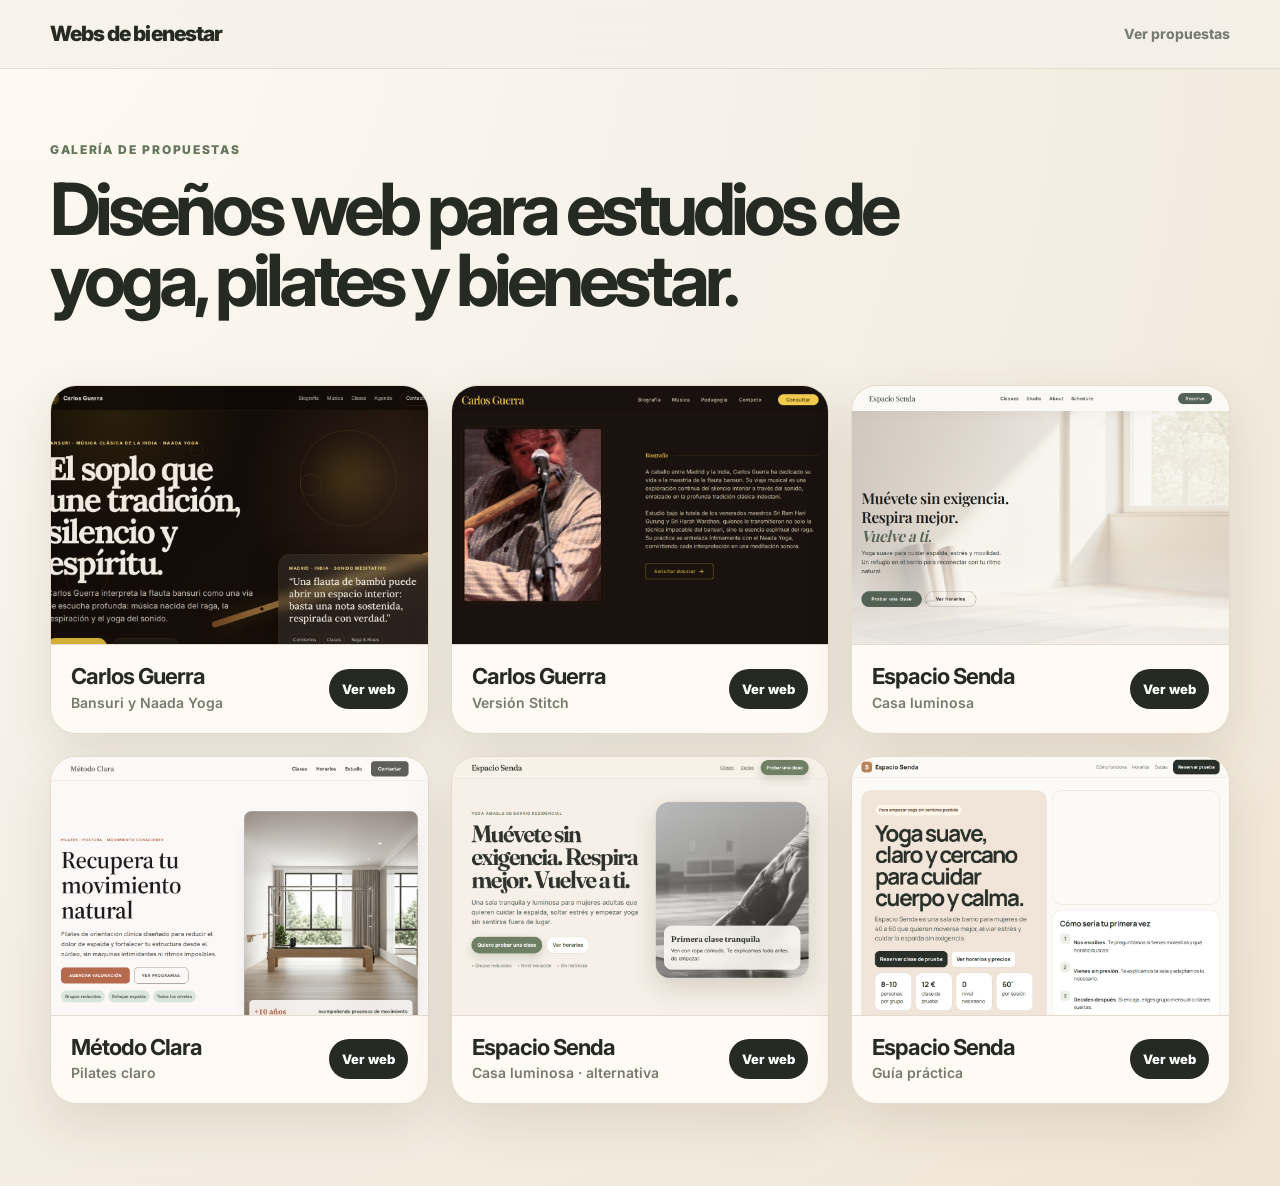
<file: index.html>
<!doctype html>
<html lang="es">
<head>
  <meta charset="utf-8">
  <meta name="viewport" content="width=device-width, initial-scale=1">
  <title>Webs de bienestar · Galería</title>
  <meta name="description" content="Galería de propuestas web para yoga, pilates y bienestar.">
  <link rel="preconnect" href="https://fonts.googleapis.com">
  <link rel="preconnect" href="https://fonts.gstatic.com" crossorigin>
  <link href="https://fonts.googleapis.com/css2?family=Inter:wght@400;500;600;700;800&display=swap" rel="stylesheet">
  <link rel="stylesheet" href="./styles.css">
</head>
<body>
  <header class="site-header">
    <div class="wrap nav">
      <a class="brand" href="./">Webs de bienestar</a>
      <nav aria-label="Principal">
        <a href="#demos">Ver propuestas</a>
      </nav>
    </div>
  </header>

  <main>
    <section class="hero wrap">
      <p class="eyebrow">Galería de propuestas</p>
      <h1>Diseños web para estudios de yoga, pilates y bienestar.</h1>
    </section>

    <section id="demos" class="wrap section">
      <div class="grid">
        <article class="card">
          <a class="thumb" href="./demos/carlos-guerra-bansuri/" aria-label="Abrir Carlos Guerra Bansuri y Naada Yoga">
            <img src="./assets/carlos-guerra-bansuri.png" alt="Carlos Guerra — Bansuri y Naada Yoga">
          </a>
          <div class="card-body">
            <h2>Carlos Guerra</h2>
            <p>Bansuri y Naada Yoga</p>
            <a class="open-link" href="./demos/carlos-guerra-bansuri/">Ver web</a>
          </div>
        </article>

        <article class="card">
          <a class="thumb" href="./demos/carlos-guerra-stitch/" aria-label="Abrir Carlos Guerra versión Stitch">
            <img src="./assets/carlos-guerra-stitch.png" alt="Carlos Guerra — versión Stitch">
          </a>
          <div class="card-body">
            <h2>Carlos Guerra</h2>
            <p>Versión Stitch</p>
            <a class="open-link" href="./demos/carlos-guerra-stitch/">Ver web</a>
          </div>
        </article>

        <article class="card">
          <a class="thumb" href="./demos/espacio-senda-stitch/" aria-label="Abrir Espacio Senda Casa luminosa">
            <img src="./assets/espacio-senda-stitch.png" alt="Espacio Senda — Casa luminosa">
          </a>
          <div class="card-body">
            <h2>Espacio Senda</h2>
            <p>Casa luminosa</p>
            <a class="open-link" href="./demos/espacio-senda-stitch/">Ver web</a>
          </div>
        </article>

        <article class="card">
          <a class="thumb" href="./demos/metodo-clara/" aria-label="Abrir Método Clara Pilates claro">
            <img src="./assets/metodo-clara.png" alt="Método Clara — Pilates claro">
          </a>
          <div class="card-body">
            <h2>Método Clara</h2>
            <p>Pilates claro</p>
            <a class="open-link" href="./demos/metodo-clara/">Ver web</a>
          </div>
        </article>

        <article class="card">
          <a class="thumb" href="./demos/espacio-senda-casa-luminosa-html/" aria-label="Abrir Espacio Senda Casa luminosa HTML">
            <img src="./assets/espacio-senda-casa-luminosa.png" alt="Espacio Senda — Casa luminosa HTML">
          </a>
          <div class="card-body">
            <h2>Espacio Senda</h2>
            <p>Casa luminosa · alternativa</p>
            <a class="open-link" href="./demos/espacio-senda-casa-luminosa-html/">Ver web</a>
          </div>
        </article>

        <article class="card">
          <a class="thumb" href="./demos/espacio-senda-guia-practica-html/" aria-label="Abrir Espacio Senda Guía práctica">
            <img src="./assets/espacio-senda-guia-practica.png" alt="Espacio Senda — Guía práctica">
          </a>
          <div class="card-body">
            <h2>Espacio Senda</h2>
            <p>Guía práctica</p>
            <a class="open-link" href="./demos/espacio-senda-guia-practica-html/">Ver web</a>
          </div>
        </article>
      </div>
    </section>
  </main>
</body>
</html>
</file>
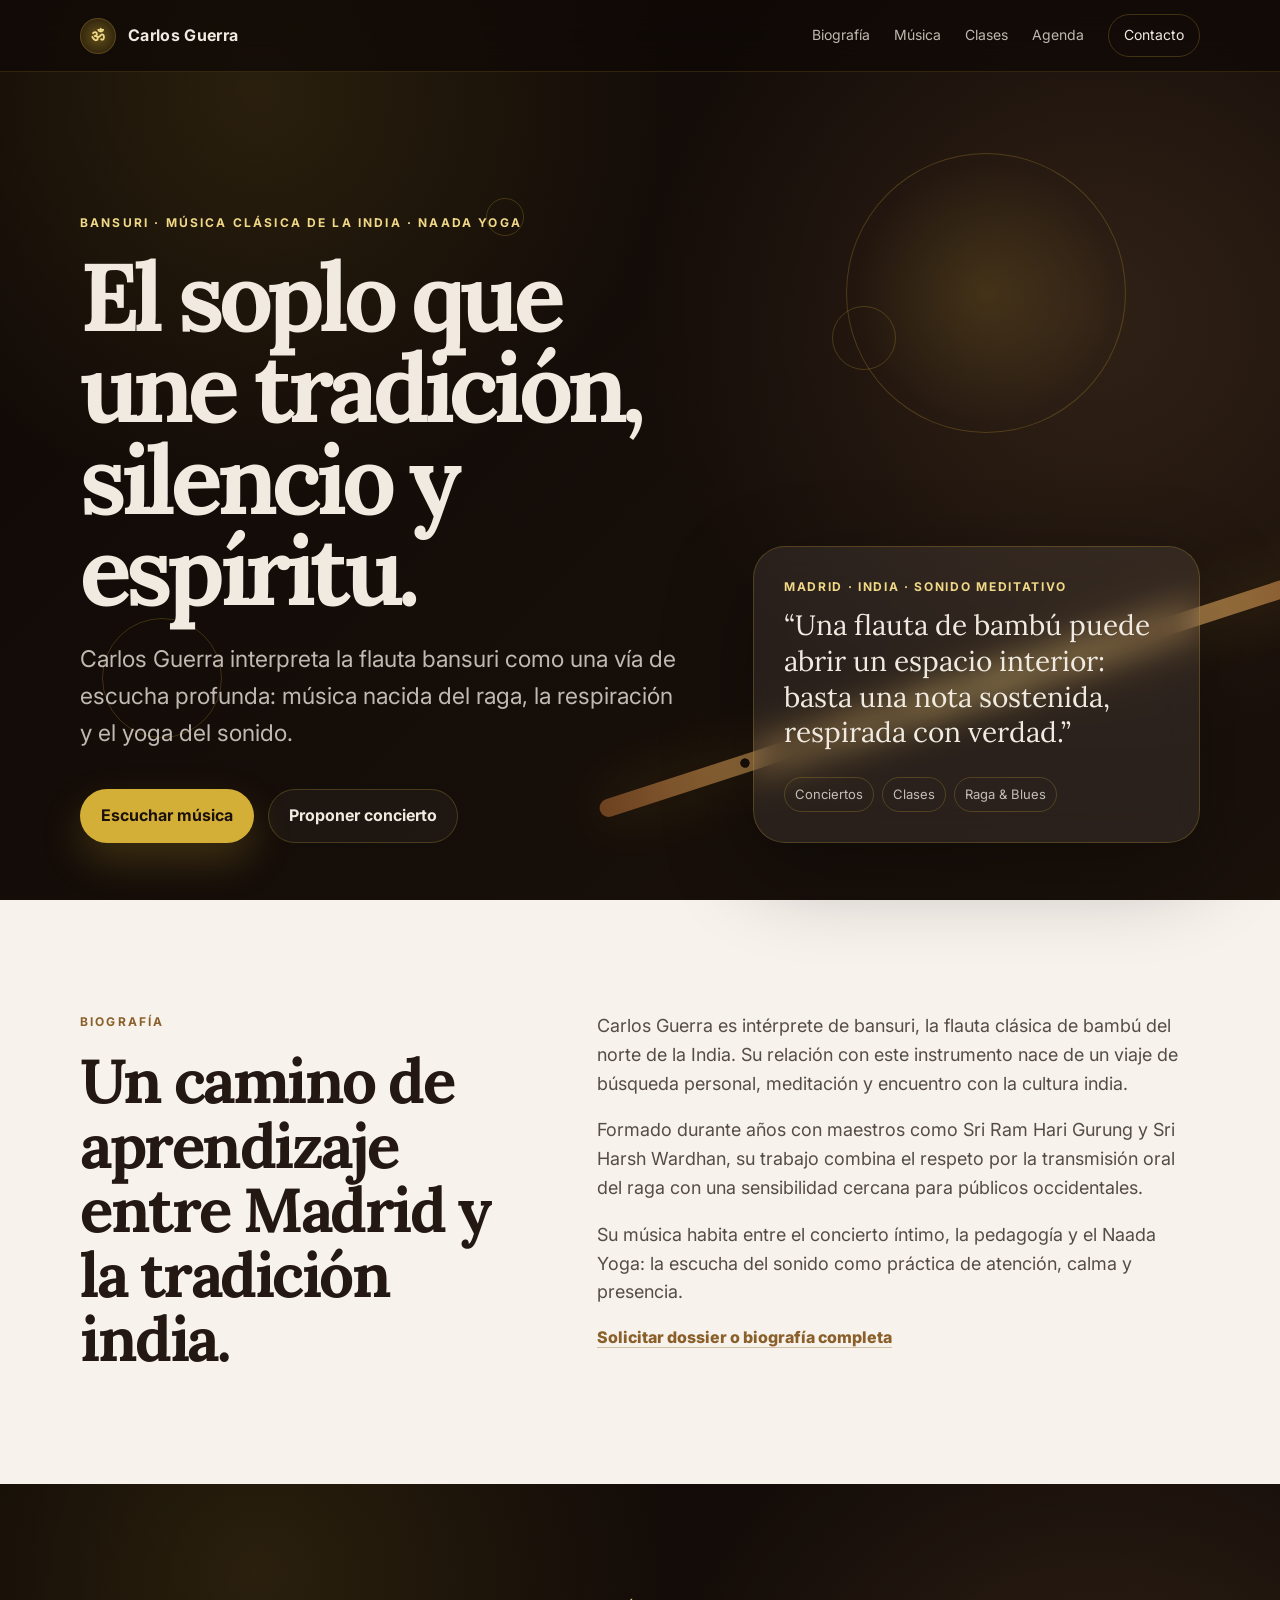
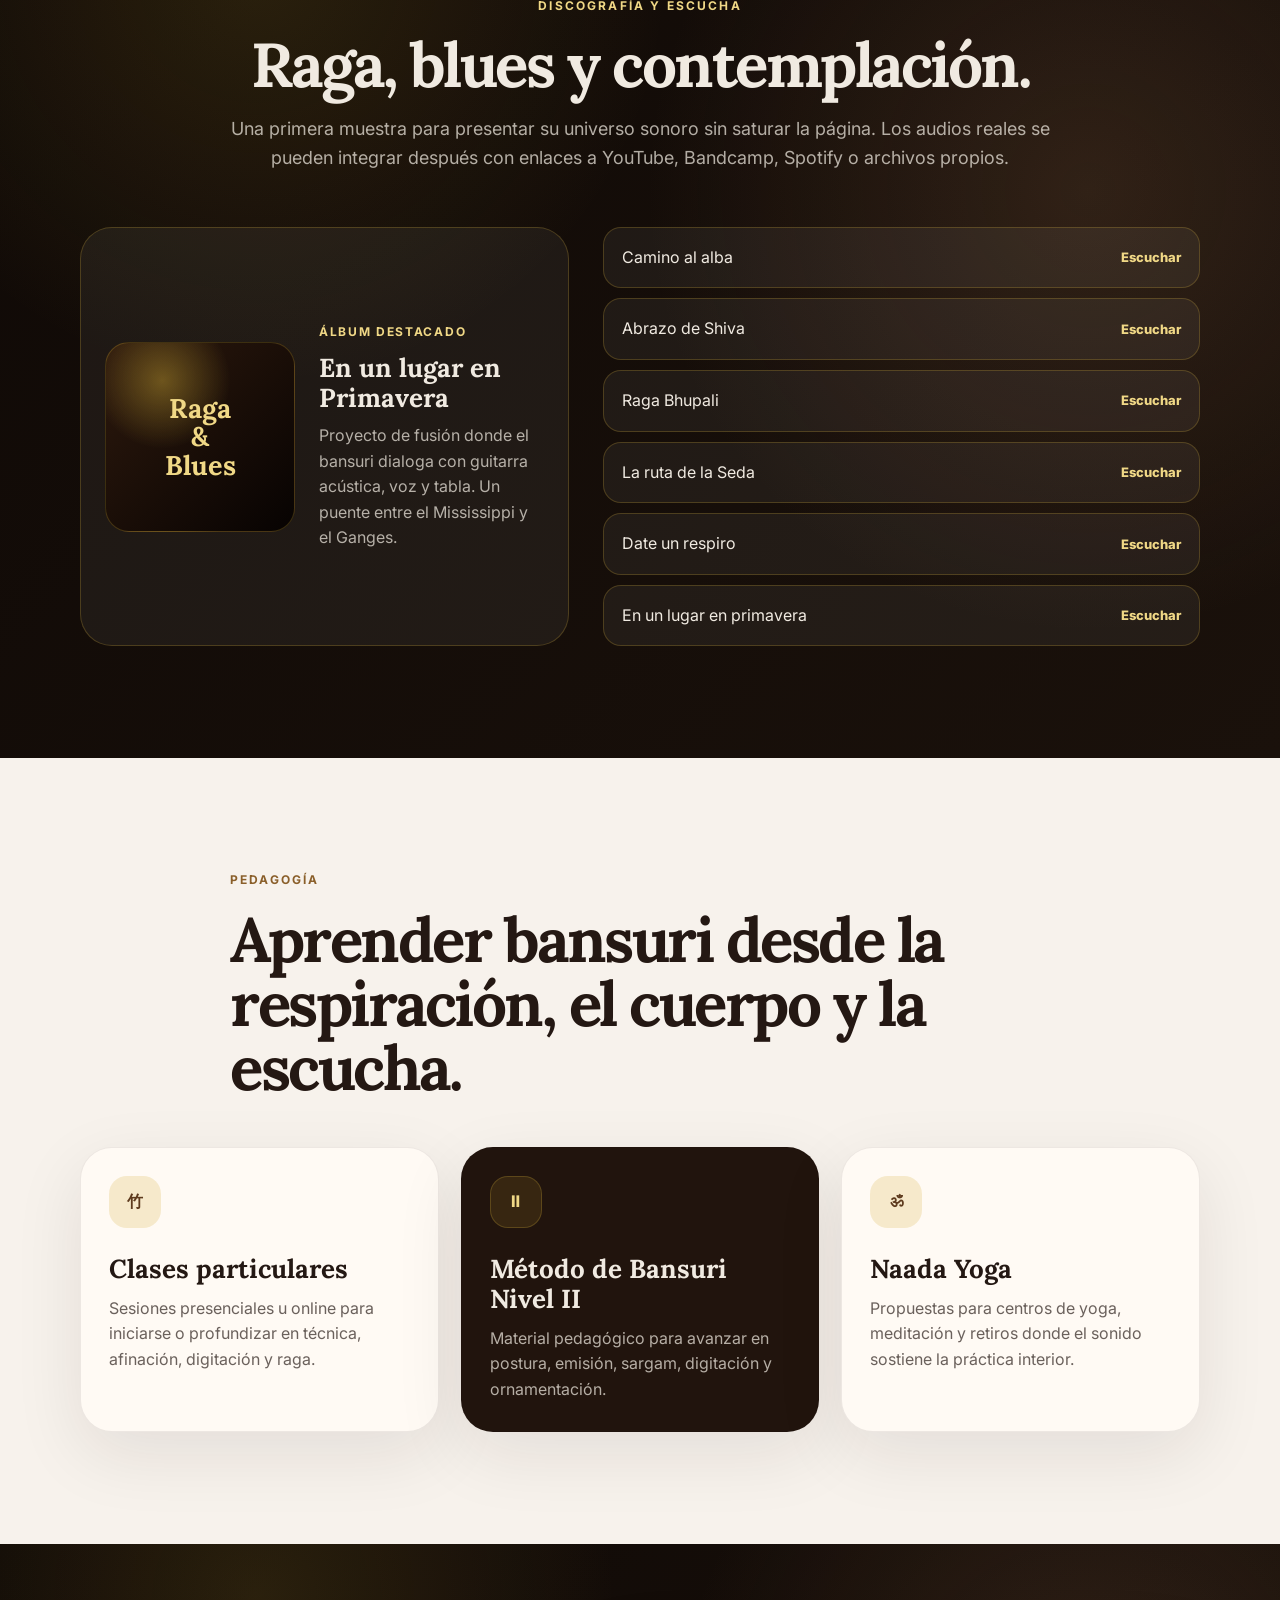
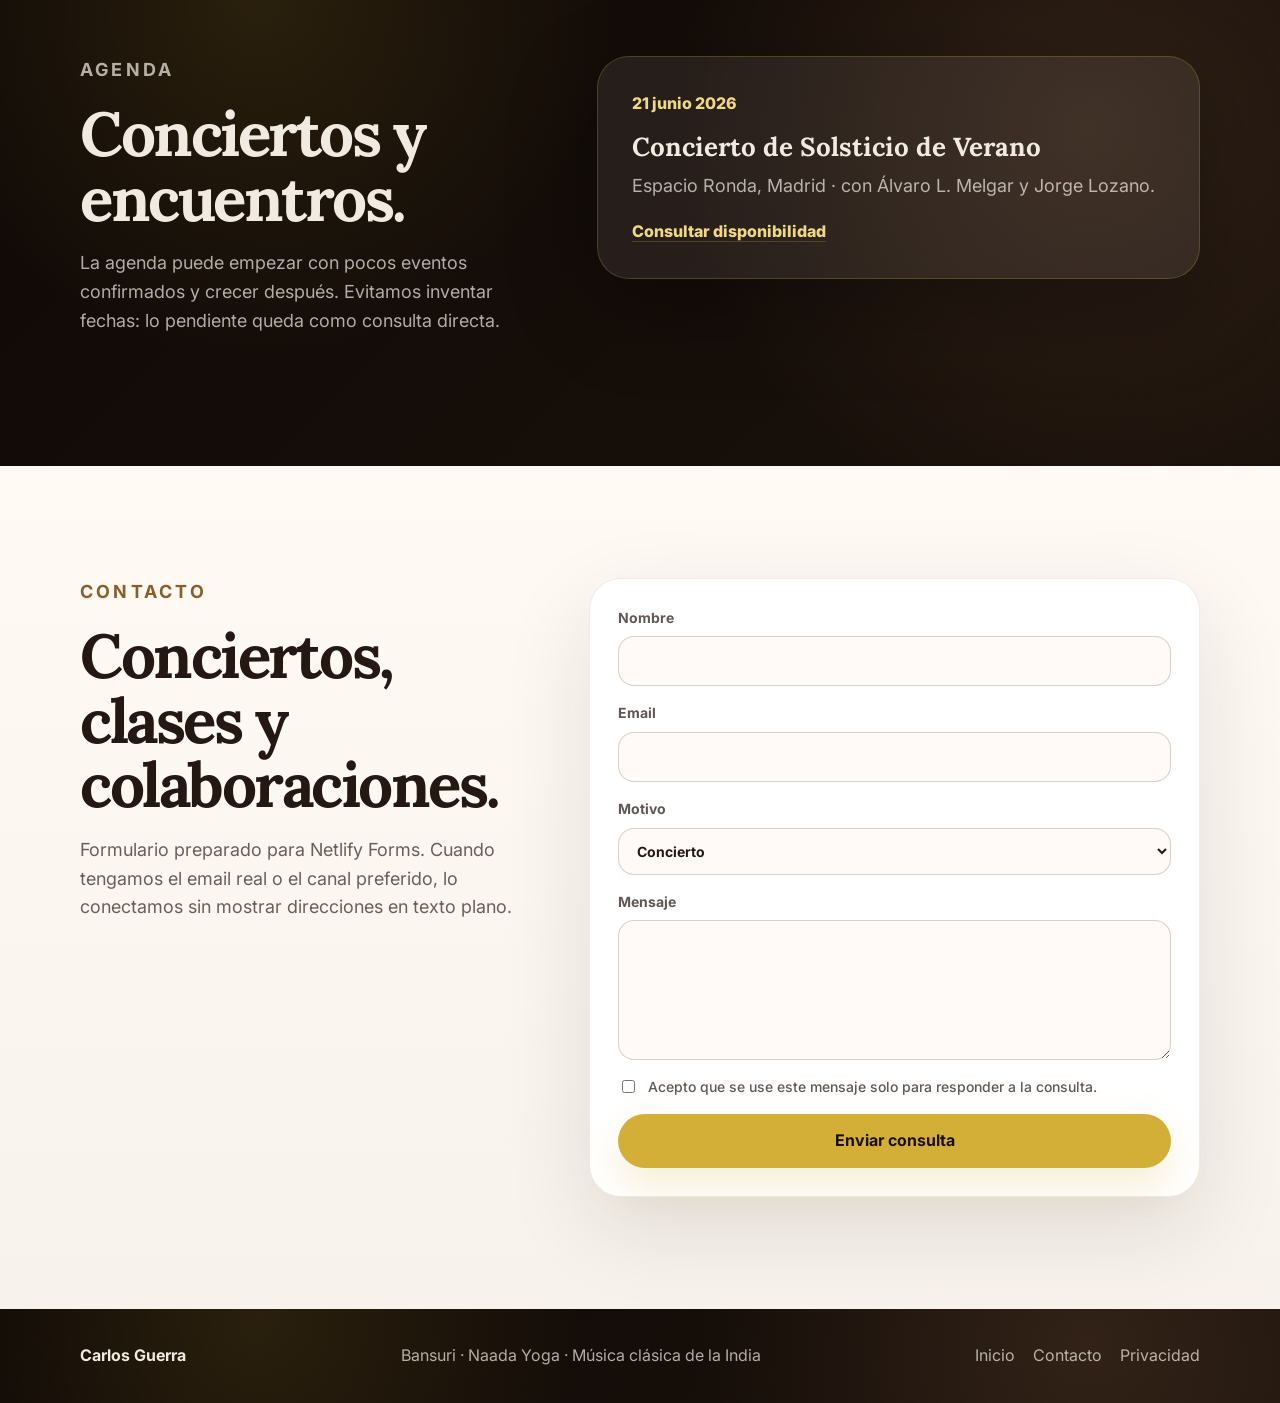
<file: demos/carlos-guerra-bansuri/index.html>
<!doctype html>
<html lang="es">
<head>
  <meta charset="utf-8">
  <meta name="viewport" content="width=device-width, initial-scale=1">
  <title>Carlos Guerra · Bansuri y Naada Yoga</title>
  <meta name="description" content="Carlos Guerra, intérprete de bansuri en España. Música clásica de la India, Naada Yoga, conciertos, clases y proyectos de Raga & Blues.">
  <meta property="og:title" content="Carlos Guerra · Bansuri y Naada Yoga">
  <meta property="og:description" content="El soplo del bansuri: tradición india, escucha profunda y música para la calma.">
  <meta property="og:type" content="website">
  <link rel="preconnect" href="https://fonts.googleapis.com">
  <link rel="preconnect" href="https://fonts.gstatic.com" crossorigin>
  <link href="https://fonts.googleapis.com/css2?family=Inter:wght@400;500;600;700&family=Lora:wght@500;600;700&display=swap" rel="stylesheet">
  <link rel="stylesheet" href="styles.css">
</head>
<body>
  <header class="site-header">
    <a class="brand" href="#inicio" aria-label="Carlos Guerra, inicio">
      <span class="brand-mark">ॐ</span>
      <span>Carlos Guerra</span>
    </a>
    <nav class="nav" aria-label="Navegación principal">
      <a href="#biografia">Biografía</a>
      <a href="#musica">Música</a>
      <a href="#clases">Clases</a>
      <a href="#agenda">Agenda</a>
      <a class="nav-cta" href="#contacto">Contacto</a>
    </nav>
  </header>

  <main id="inicio">
    <section class="hero section-dark">
      <div class="hero-art" aria-hidden="true">
        <span class="sun"></span>
        <span class="bansuri-line"></span>
        <span class="note note-a"></span>
        <span class="note note-b"></span>
        <span class="note note-c"></span>
      </div>
      <div class="container hero-grid">
        <div class="hero-copy">
          <p class="eyebrow">Bansuri · Música clásica de la India · Naada Yoga</p>
          <h1>El soplo que une tradición, silencio y espíritu.</h1>
          <p class="lead">Carlos Guerra interpreta la flauta bansuri como una vía de escucha profunda: música nacida del raga, la respiración y el yoga del sonido.</p>
          <div class="hero-actions">
            <a class="button primary" href="#musica">Escuchar música</a>
            <a class="button ghost" href="#contacto">Proponer concierto</a>
          </div>
        </div>
        <aside class="hero-card" aria-label="Resumen artístico">
          <p class="card-label">Madrid · India · sonido meditativo</p>
          <blockquote>“Una flauta de bambú puede abrir un espacio interior: basta una nota sostenida, respirada con verdad.”</blockquote>
          <div class="mini-meta">
            <span>Conciertos</span>
            <span>Clases</span>
            <span>Raga & Blues</span>
          </div>
        </aside>
      </div>
    </section>

    <section id="biografia" class="section paper">
      <div class="container two-col">
        <div>
          <p class="eyebrow dark">Biografía</p>
          <h2>Un camino de aprendizaje entre Madrid y la tradición india.</h2>
        </div>
        <div class="rich-text">
          <p>Carlos Guerra es intérprete de bansuri, la flauta clásica de bambú del norte de la India. Su relación con este instrumento nace de un viaje de búsqueda personal, meditación y encuentro con la cultura india.</p>
          <p>Formado durante años con maestros como Sri Ram Hari Gurung y Sri Harsh Wardhan, su trabajo combina el respeto por la transmisión oral del raga con una sensibilidad cercana para públicos occidentales.</p>
          <p>Su música habita entre el concierto íntimo, la pedagogía y el Naada Yoga: la escucha del sonido como práctica de atención, calma y presencia.</p>
          <a class="text-link" href="#contacto">Solicitar dossier o biografía completa</a>
        </div>
      </div>
    </section>

    <section id="musica" class="section section-dark music-section">
      <div class="container section-heading">
        <p class="eyebrow">Discografía y escucha</p>
        <h2>Raga, blues y contemplación.</h2>
        <p>Una primera muestra para presentar su universo sonoro sin saturar la página. Los audios reales se pueden integrar después con enlaces a YouTube, Bandcamp, Spotify o archivos propios.</p>
      </div>
      <div class="container music-grid">
        <article class="album-card">
          <div class="album-cover" aria-hidden="true">
            <span>Raga<br>&amp;<br>Blues</span>
          </div>
          <div>
            <p class="card-label">Álbum destacado</p>
            <h3>En un lugar en Primavera</h3>
            <p>Proyecto de fusión donde el bansuri dialoga con guitarra acústica, voz y tabla. Un puente entre el Mississippi y el Ganges.</p>
          </div>
        </article>
        <div class="track-list" aria-label="Pistas del álbum">
          <button>Camino al alba <span>Escuchar</span></button>
          <button>Abrazo de Shiva <span>Escuchar</span></button>
          <button>Raga Bhupali <span>Escuchar</span></button>
          <button>La ruta de la Seda <span>Escuchar</span></button>
          <button>Date un respiro <span>Escuchar</span></button>
          <button>En un lugar en primavera <span>Escuchar</span></button>
        </div>
      </div>
    </section>

    <section id="clases" class="section paper classes-section">
      <div class="container section-heading left">
        <p class="eyebrow dark">Pedagogía</p>
        <h2>Aprender bansuri desde la respiración, el cuerpo y la escucha.</h2>
      </div>
      <div class="container cards-three">
        <article class="service-card">
          <span class="icon">竹</span>
          <h3>Clases particulares</h3>
          <p>Sesiones presenciales u online para iniciarse o profundizar en técnica, afinación, digitación y raga.</p>
        </article>
        <article class="service-card featured">
          <span class="icon">Ⅱ</span>
          <h3>Método de Bansuri Nivel II</h3>
          <p>Material pedagógico para avanzar en postura, emisión, sargam, digitación y ornamentación.</p>
        </article>
        <article class="service-card">
          <span class="icon">ॐ</span>
          <h3>Naada Yoga</h3>
          <p>Propuestas para centros de yoga, meditación y retiros donde el sonido sostiene la práctica interior.</p>
        </article>
      </div>
    </section>

    <section id="agenda" class="section section-dark agenda-section">
      <div class="container two-col agenda-grid">
        <div>
          <p class="eyebrow">Agenda</p>
          <h2>Conciertos y encuentros.</h2>
          <p>La agenda puede empezar con pocos eventos confirmados y crecer después. Evitamos inventar fechas: lo pendiente queda como consulta directa.</p>
        </div>
        <div class="event-card">
          <time datetime="2026-06-21">21 junio 2026</time>
          <h3>Concierto de Solsticio de Verano</h3>
          <p>Espacio Ronda, Madrid · con Álvaro L. Melgar y Jorge Lozano.</p>
          <a class="text-link light" href="#contacto">Consultar disponibilidad</a>
        </div>
      </div>
    </section>

    <section id="contacto" class="section contact-section">
      <div class="container contact-grid">
        <div>
          <p class="eyebrow dark">Contacto</p>
          <h2>Conciertos, clases y colaboraciones.</h2>
          <p>Formulario preparado para Netlify Forms. Cuando tengamos el email real o el canal preferido, lo conectamos sin mostrar direcciones en texto plano.</p>
        </div>
        <form class="contact-form" name="contacto-carlos-guerra" method="POST" action="./gracias.html" data-netlify="true" netlify-honeypot="bot-field">
          <input type="hidden" name="form-name" value="contacto-carlos-guerra">
          <p class="hidden"><label>No rellenar: <input name="bot-field"></label></p>
          <label>Nombre<input name="nombre" autocomplete="name" required></label>
          <label>Email<input type="email" name="email" autocomplete="email" required></label>
          <label>Motivo<select name="motivo"><option>Concierto</option><option>Clases</option><option>Colaboración</option><option>Prensa / dossier</option></select></label>
          <label>Mensaje<textarea name="mensaje" rows="5" required></textarea></label>
          <label class="check"><input type="checkbox" name="privacidad" required> Acepto que se use este mensaje solo para responder a la consulta.</label>
          <button class="button primary" type="submit">Enviar consulta</button>
        </form>
      </div>
    </section>
  </main>

  <footer class="footer section-dark">
    <div class="container footer-inner">
      <strong>Carlos Guerra</strong>
      <span>Bansuri · Naada Yoga · Música clásica de la India</span>
      <nav>
        <a href="#inicio">Inicio</a>
        <a href="#contacto">Contacto</a>
        <a href="#">Privacidad</a>
      </nav>
    </div>
  </footer>
</body>
</html>
</file>
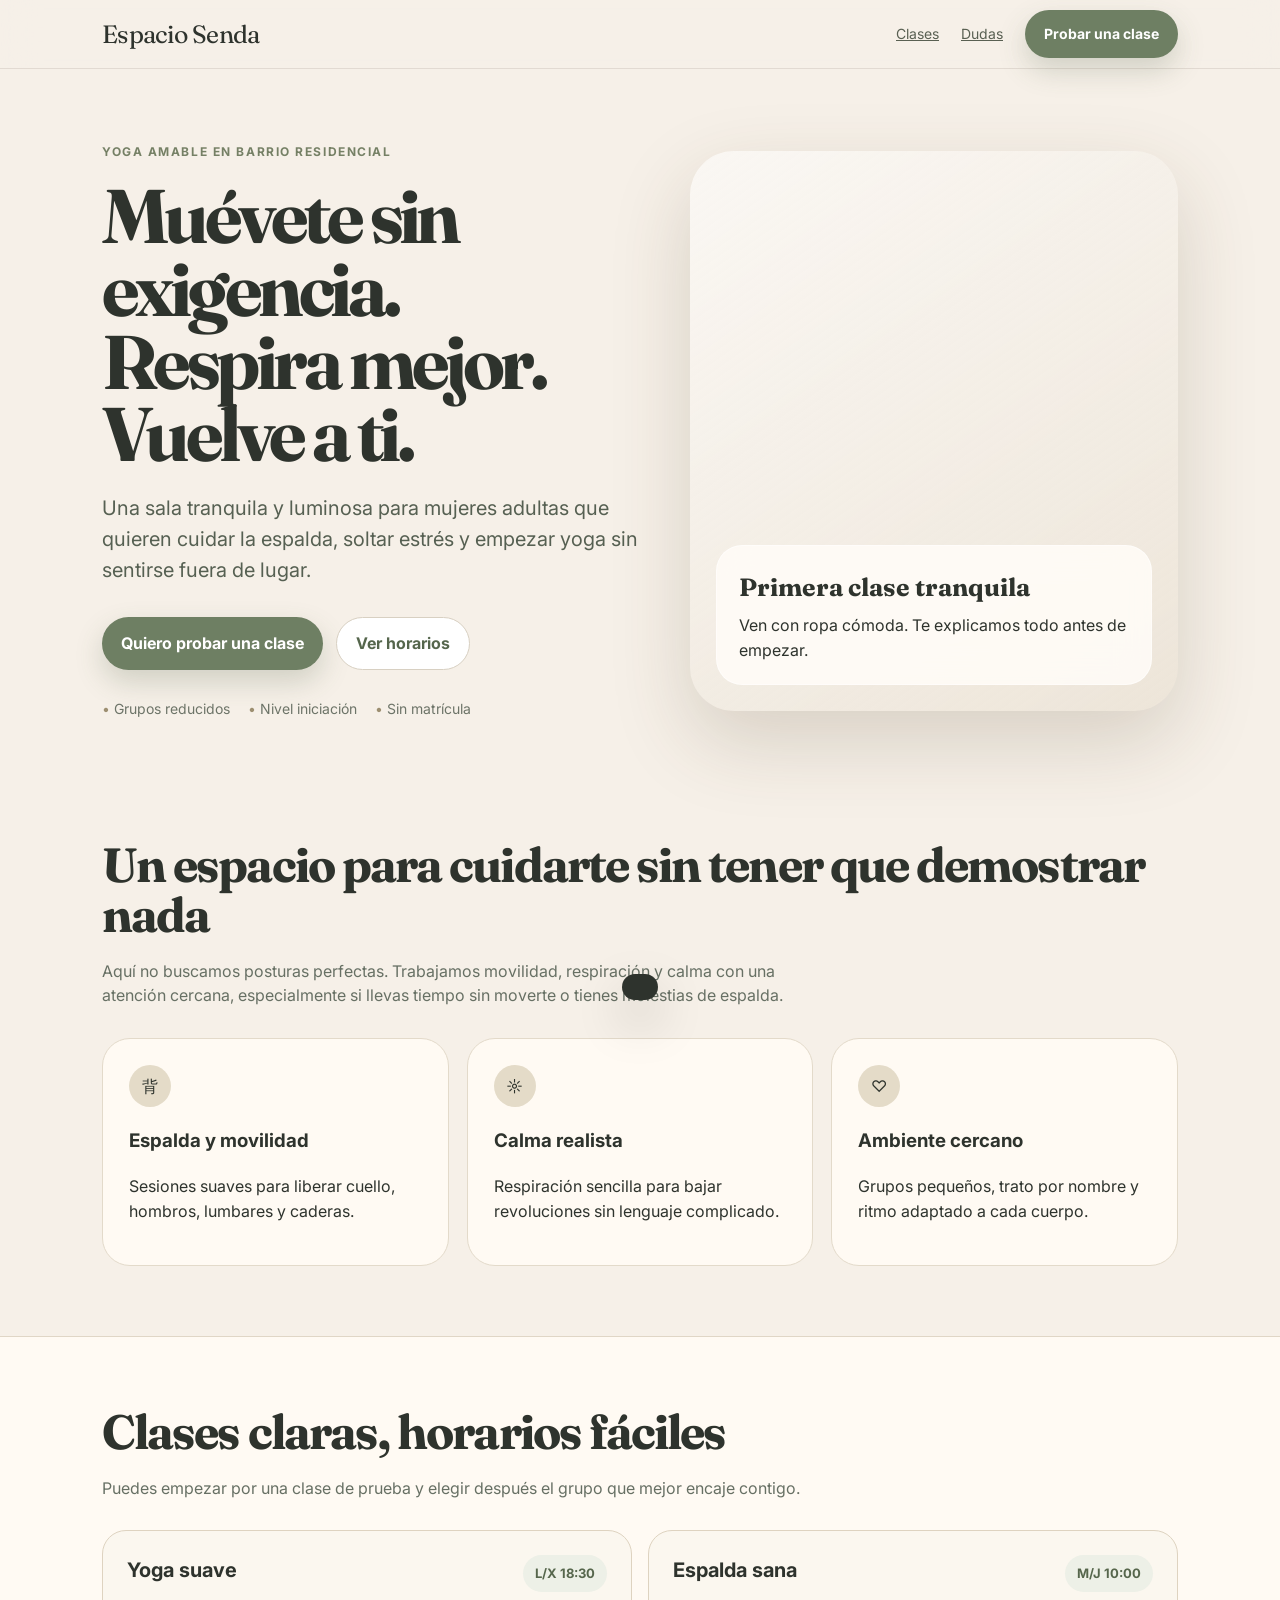
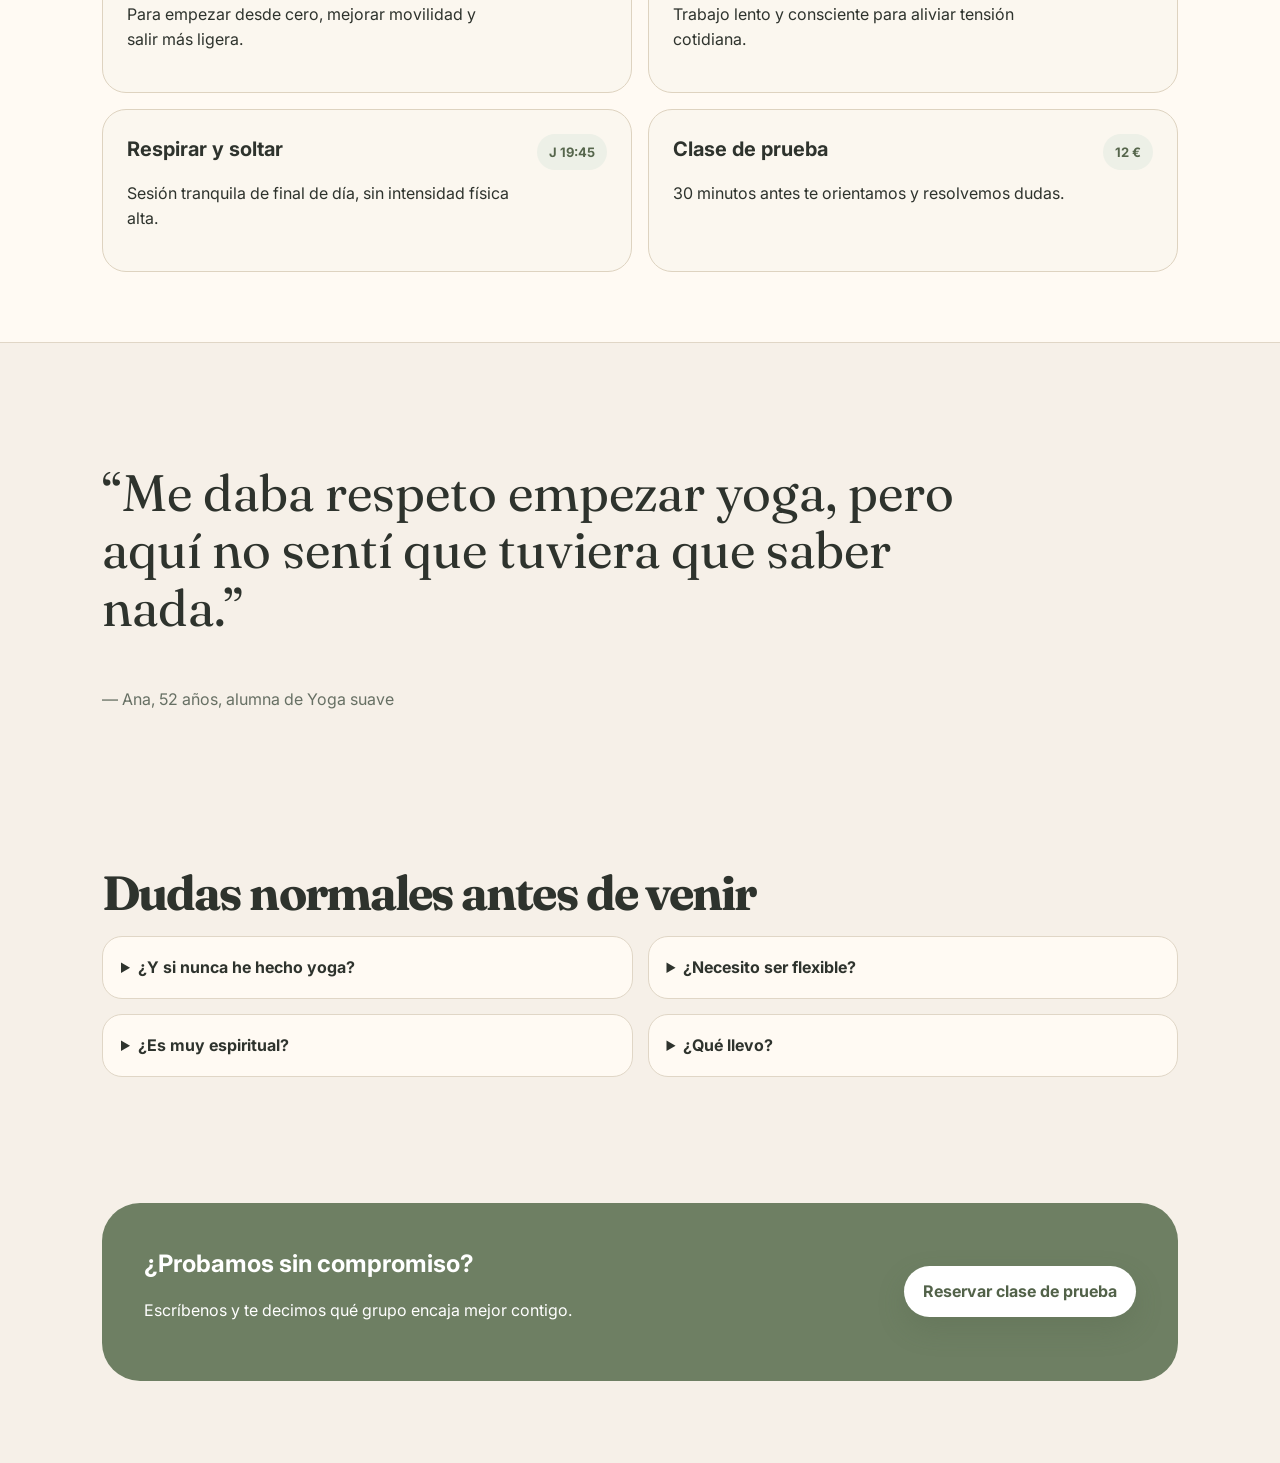
<file: demos/espacio-senda-casa-luminosa-html/index.html>
<!doctype html>
<html lang="es"><head><meta charset="utf-8"><meta name="viewport" content="width=device-width,initial-scale=1"><title>Espacio Senda · Casa luminosa</title>
<link rel="preconnect" href="https://fonts.googleapis.com"><link rel="preconnect" href="https://fonts.gstatic.com" crossorigin><link href="https://fonts.googleapis.com/css2?family=Fraunces:opsz,wght@9..144,500;9..144,650&family=Inter:wght@400;500;600;700&display=swap" rel="stylesheet">
<style>
*{box-sizing:border-box}html{scroll-behavior:smooth}body{margin:0;background:#f6f0e8;color:#2e332d;font-family:Inter,system-ui,sans-serif;line-height:1.55}a{color:inherit}.wrap{max-width:1120px;margin:0 auto;padding:0 22px}.top{position:sticky;top:0;z-index:10;background:rgba(246,240,232,.82);backdrop-filter:blur(18px);border-bottom:1px solid rgba(80,70,50,.12)}.nav{height:68px;display:flex;align-items:center;justify-content:space-between}.brand{font-family:Fraunces,serif;font-size:25px;letter-spacing:-.03em}.navlinks{display:flex;gap:22px;align-items:center;font-size:14px;color:#596052}.btn{display:inline-flex;align-items:center;justify-content:center;border-radius:999px;padding:13px 19px;background:#6e7f63;color:#fff;text-decoration:none;font-weight:700;box-shadow:0 12px 28px rgba(79,95,68,.22);border:0;cursor:pointer}.btn.alt{background:#fff;color:#55664c;border:1px solid #d8d0c2;box-shadow:none}.hero{padding:74px 0 50px}.hero-grid{display:grid;grid-template-columns:1.05fr .95fr;gap:48px;align-items:center}.kicker{color:#758065;text-transform:uppercase;letter-spacing:.13em;font-weight:700;font-size:12px}.hero h1{font-family:Fraunces,serif;font-size:clamp(43px,7vw,76px);line-height:.96;margin:18px 0 22px;letter-spacing:-.06em}.lead{font-size:20px;color:#566052;max-width:620px}.actions{display:flex;gap:13px;margin-top:31px;flex-wrap:wrap}.trust{display:flex;gap:18px;margin-top:28px;color:#6d7468;font-size:14px;flex-wrap:wrap}.trust span:before{content:'• ';color:#9d8f71}.photo{min-height:560px;border-radius:44px;background:linear-gradient(145deg,rgba(255,255,255,.5),rgba(174,151,108,.12)),url('https://images.unsplash.com/photo-1599901860904-17e6ed7083a0?auto=format&fit=crop&w=1200&q=80') center/cover;box-shadow:0 30px 80px rgba(78,62,36,.18);position:relative;overflow:hidden}.note{position:absolute;left:26px;right:26px;bottom:26px;background:rgba(255,252,247,.88);backdrop-filter:blur(16px);border-radius:26px;padding:22px;border:1px solid rgba(255,255,255,.55)}.note b{display:block;font-family:Fraunces,serif;font-size:25px;margin-bottom:6px}.section{padding:70px 0}.section h2{font-family:Fraunces,serif;font-size:clamp(31px,4vw,48px);line-height:1.05;letter-spacing:-.04em;margin:0 0 18px}.soft{color:#677064;max-width:720px}.cards{display:grid;grid-template-columns:repeat(3,1fr);gap:18px;margin-top:30px}.card{background:#fffaf3;border:1px solid #e3daca;border-radius:28px;padding:26px;min-height:210px}.icon{width:42px;height:42px;border-radius:50%;background:#e4dbc8;display:grid;place-items:center;margin-bottom:18px}.classes{background:#fffaf3;border-top:1px solid #e0d6c6;border-bottom:1px solid #e0d6c6}.classlist{display:grid;grid-template-columns:1fr 1fr;gap:16px;margin-top:30px}.class{display:flex;gap:18px;justify-content:space-between;align-items:flex-start;padding:24px;border:1px solid #ded3c0;border-radius:24px;background:#fbf7ef}.class h3{margin:0 0 7px;font-size:20px}.pill{white-space:nowrap;background:#edf0e7;color:#56664c;border-radius:999px;padding:8px 12px;font-weight:700;font-size:13px}.quote{font-family:Fraunces,serif;font-size:clamp(30px,4vw,52px);line-height:1.12;max-width:880px}.faq{display:grid;grid-template-columns:1fr 1fr;gap:15px}.faq details{background:#fffaf3;border:1px solid #e0d6c6;border-radius:20px;padding:18px}.faq summary{cursor:pointer;font-weight:700}.cta{padding:56px 0 82px}.ctabox{background:#6e7f63;color:#fff;border-radius:38px;padding:42px;display:grid;grid-template-columns:1fr auto;gap:24px;align-items:center}.ctabox h2{margin:0 0 9px}.ctabox .btn{background:#fff;color:#526249}.toast{position:fixed;left:50%;bottom:20px;transform:translateX(-50%) translateY(120px);background:#2e332d;color:white;border-radius:999px;padding:13px 18px;box-shadow:0 20px 50px rgba(0,0,0,.22);transition:.35s}.toast.show{transform:translateX(-50%) translateY(0)}@media(max-width:820px){.navlinks a:not(.btn){display:none}.hero-grid,.classlist,.faq,.ctabox{grid-template-columns:1fr}.photo{min-height:420px}.cards{grid-template-columns:1fr}.ctabox{padding:28px}.hero{padding-top:40px}}
</style></head><body>
<header class="top"><div class="wrap nav"><div class="brand">Espacio Senda</div><nav class="navlinks"><a href="#clases">Clases</a><a href="#dudas">Dudas</a><a class="btn" href="#contacto">Probar una clase</a></nav></div></header>
<main><section class="hero"><div class="wrap hero-grid"><div><div class="kicker">Yoga amable en barrio residencial</div><h1>Muévete sin exigencia. Respira mejor. Vuelve a ti.</h1><p class="lead">Una sala tranquila y luminosa para mujeres adultas que quieren cuidar la espalda, soltar estrés y empezar yoga sin sentirse fuera de lugar.</p><div class="actions"><a class="btn" onclick="showToast('Te escribiríamos por WhatsApp para buscar horario')" href="#contacto">Quiero probar una clase</a><a class="btn alt" href="#clases">Ver horarios</a></div><div class="trust"><span>Grupos reducidos</span><span>Nivel iniciación</span><span>Sin matrícula</span></div></div><div class="photo"><div class="note"><b>Primera clase tranquila</b><span>Ven con ropa cómoda. Te explicamos todo antes de empezar.</span></div></div></div></section>
<section class="section"><div class="wrap"><h2>Un espacio para cuidarte sin tener que demostrar nada</h2><p class="soft">Aquí no buscamos posturas perfectas. Trabajamos movilidad, respiración y calma con una atención cercana, especialmente si llevas tiempo sin moverte o tienes molestias de espalda.</p><div class="cards"><article class="card"><div class="icon">背</div><h3>Espalda y movilidad</h3><p>Sesiones suaves para liberar cuello, hombros, lumbares y caderas.</p></article><article class="card"><div class="icon">☼</div><h3>Calma realista</h3><p>Respiración sencilla para bajar revoluciones sin lenguaje complicado.</p></article><article class="card"><div class="icon">♡</div><h3>Ambiente cercano</h3><p>Grupos pequeños, trato por nombre y ritmo adaptado a cada cuerpo.</p></article></div></div></section>
<section id="clases" class="section classes"><div class="wrap"><h2>Clases claras, horarios fáciles</h2><p class="soft">Puedes empezar por una clase de prueba y elegir después el grupo que mejor encaje contigo.</p><div class="classlist"><article class="class"><div><h3>Yoga suave</h3><p>Para empezar desde cero, mejorar movilidad y salir más ligera.</p></div><span class="pill">L/X 18:30</span></article><article class="class"><div><h3>Espalda sana</h3><p>Trabajo lento y consciente para aliviar tensión cotidiana.</p></div><span class="pill">M/J 10:00</span></article><article class="class"><div><h3>Respirar y soltar</h3><p>Sesión tranquila de final de día, sin intensidad física alta.</p></div><span class="pill">J 19:45</span></article><article class="class"><div><h3>Clase de prueba</h3><p>30 minutos antes te orientamos y resolvemos dudas.</p></div><span class="pill">12 €</span></article></div></div></section>
<section class="section"><div class="wrap"><p class="quote">“Me daba respeto empezar yoga, pero aquí no sentí que tuviera que saber nada.”</p><p class="soft">— Ana, 52 años, alumna de Yoga suave</p></div></section>
<section id="dudas" class="section"><div class="wrap"><h2>Dudas normales antes de venir</h2><div class="faq"><details><summary>¿Y si nunca he hecho yoga?</summary><p>Perfecto. La mayoría empieza así. Te indicamos alternativas durante la clase.</p></details><details><summary>¿Necesito ser flexible?</summary><p>No. La flexibilidad no es requisito; es una consecuencia posible de moverte con calma.</p></details><details><summary>¿Es muy espiritual?</summary><p>No. Usamos respiración y atención corporal de forma sencilla, sin intensidad espiritual.</p></details><details><summary>¿Qué llevo?</summary><p>Ropa cómoda. Tenemos esterillas, aunque puedes traer la tuya si prefieres.</p></details></div></div></section>
<section id="contacto" class="cta"><div class="wrap"><div class="ctabox"><div><h2>¿Probamos sin compromiso?</h2><p>Escríbenos y te decimos qué grupo encaja mejor contigo.</p></div><a class="btn" onclick="showToast('CTA preparada: WhatsApp / formulario Netlify')" href="mailto:hola@espaciosenda.es">Reservar clase de prueba</a></div></div></section></main><div id="toast" class="toast"></div><script>function showToast(t){const e=document.getElementById('toast');e.textContent=t;e.classList.add('show');setTimeout(()=>e.classList.remove('show'),2600)}</script></body></html>
</file>
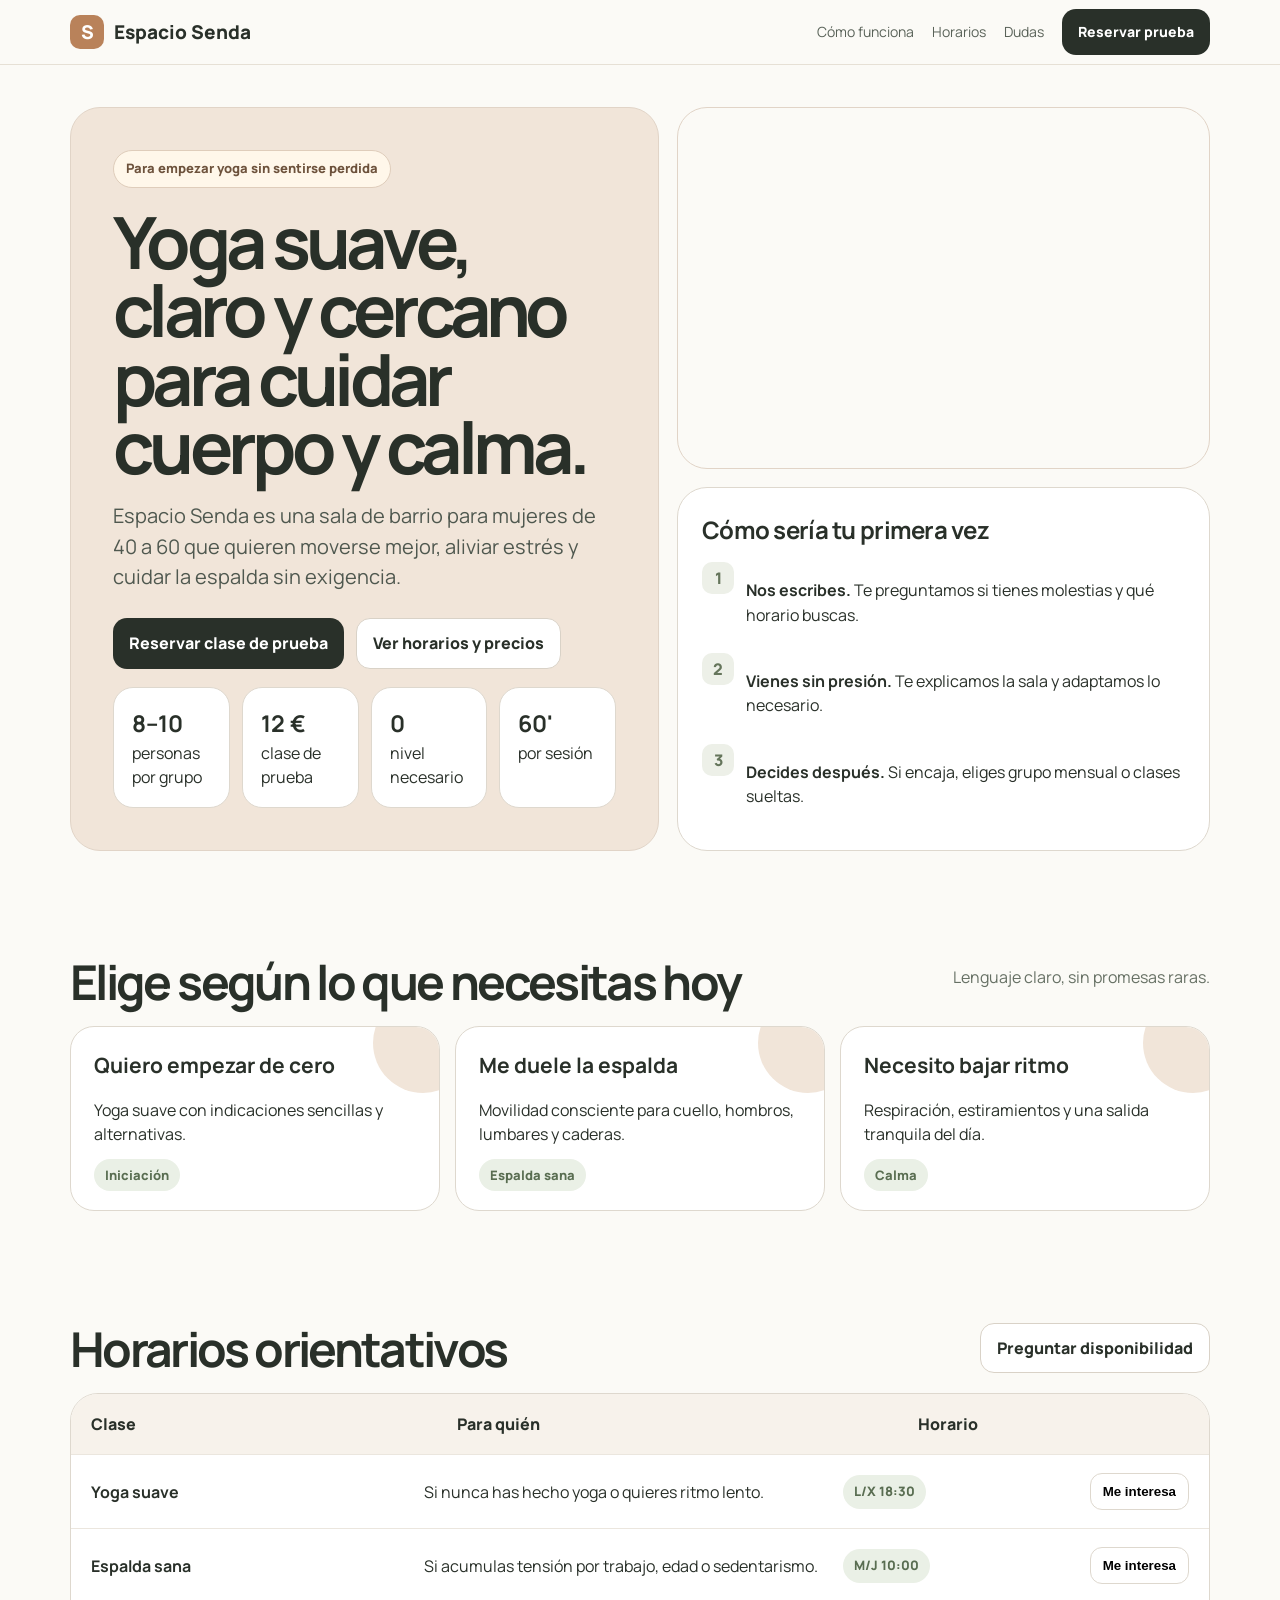
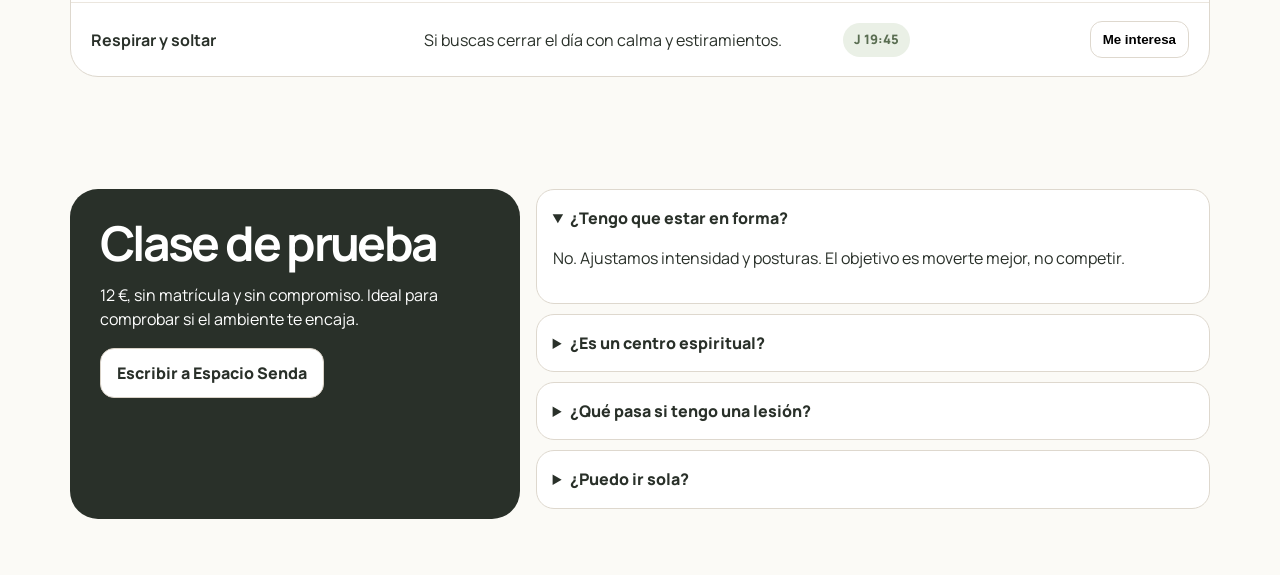
<file: demos/espacio-senda-guia-practica-html/index.html>
<!doctype html>
<html lang="es"><head><meta charset="utf-8"><meta name="viewport" content="width=device-width,initial-scale=1"><title>Espacio Senda · Guía práctica</title>
<link rel="preconnect" href="https://fonts.googleapis.com"><link rel="preconnect" href="https://fonts.gstatic.com" crossorigin><link href="https://fonts.googleapis.com/css2?family=Manrope:wght@400;500;600;700;800&display=swap" rel="stylesheet">
<style>
*{box-sizing:border-box}body{margin:0;background:#fbfaf6;color:#293029;font-family:Manrope,system-ui,sans-serif;line-height:1.52}.shell{max-width:1180px;margin:auto;padding:0 20px}.bar{background:#fbfaf6;border-bottom:1px solid #e6e0d5;position:sticky;top:0;z-index:9}.nav{height:64px;display:flex;align-items:center;justify-content:space-between}.logo{display:flex;align-items:center;gap:10px;font-weight:800;font-size:19px}.mark{width:34px;height:34px;border-radius:10px;background:#b9825a;display:grid;place-items:center;color:white}.nav a{text-decoration:none}.nav a:not(.button){color:inherit}.navlinks{display:flex;gap:18px;align-items:center;color:#596258;font-size:14px}.button{display:inline-flex;align-items:center;justify-content:center;background:#293029;color:#fff;border-radius:14px;padding:12px 16px;text-decoration:none;font-weight:800;border:none;cursor:pointer}.button.secondary{background:#fff;color:#293029;border:1px solid #d9d2c7}.hero{padding:42px 0}.panel{display:grid;grid-template-columns:1.05fr .95fr;gap:18px}.left{background:#f1e5d9;border:1px solid #e1d4c7;border-radius:30px;padding:42px;min-height:610px;display:flex;flex-direction:column;justify-content:space-between}.tag{display:inline-flex;width:max-content;background:#fff7ea;border:1px solid #dfcdbb;border-radius:999px;padding:8px 12px;font-weight:800;font-size:13px;color:#6d523c}.left h1{font-size:clamp(42px,6vw,72px);letter-spacing:-.065em;line-height:.95;margin:20px 0 18px}.lead{font-size:20px;color:#4f584f;max-width:620px}.ctaRow{display:flex;gap:12px;flex-wrap:wrap;margin-top:26px}.right{display:grid;gap:18px}.img{border-radius:30px;min-height:360px;background:url('https://images.unsplash.com/photo-1599447292180-45fd84092ef4?auto=format&fit=crop&w=1100&q=80') center/cover;border:1px solid #e1d4c7}.booking{background:#fff;border:1px solid #ded8ce;border-radius:30px;padding:24px}.booking h2{margin:0 0 14px;font-size:24px;letter-spacing:-.03em}.steps{display:grid;gap:10px}.step{display:grid;grid-template-columns:32px 1fr;gap:12px;align-items:start}.num{height:32px;border-radius:10px;background:#edf0e8;display:grid;place-items:center;font-weight:800;color:#65755b}.strip{display:grid;grid-template-columns:repeat(4,1fr);gap:12px;margin-top:18px}.stat{background:#fff;border:1px solid #ded8ce;border-radius:20px;padding:18px}.stat b{display:block;font-size:23px}.section{padding:56px 0}.sectionTitle{display:flex;justify-content:space-between;align-items:end;gap:20px;margin-bottom:20px}.section h2{font-size:clamp(30px,4vw,48px);letter-spacing:-.055em;line-height:1;margin:0}.muted{color:#667064}.grid3{display:grid;grid-template-columns:repeat(3,1fr);gap:15px}.service{border:1px solid #ded8ce;background:#fff;border-radius:24px;padding:23px;position:relative;overflow:hidden}.service:after{content:'';position:absolute;right:-34px;top:-34px;width:100px;height:100px;border-radius:50%;background:#f1e5d9}.service h3{font-size:21px;margin:0 0 8px;position:relative}.service p{position:relative}.schedule{border:1px solid #ded8ce;border-radius:28px;overflow:hidden;background:#fff}.row{display:grid;grid-template-columns:1.1fr 1.4fr .8fr auto;gap:16px;padding:18px 20px;border-top:1px solid #ebe6de;align-items:center}.row:first-child{border-top:0;background:#f7f2eb;font-weight:800}.badge{background:#eaf0e6;color:#596d51;border-radius:999px;padding:7px 11px;font-weight:800;font-size:13px;width:max-content}.miniBtn{border:1px solid #ded8ce;background:white;border-radius:12px;padding:10px 12px;font-weight:800;cursor:pointer}.split{display:grid;grid-template-columns:.8fr 1.2fr;gap:16px}.callout{background:#293029;color:#fff;border-radius:28px;padding:30px}.callout h2{color:#fff}.faq details{border:1px solid #ded8ce;background:#fff;border-radius:18px;padding:16px;margin-bottom:10px}.faq summary{font-weight:800;cursor:pointer}.stickyMobile{display:none}.toast{position:fixed;right:18px;bottom:18px;background:#293029;color:#fff;border-radius:16px;padding:14px 16px;box-shadow:0 18px 48px rgba(0,0,0,.22);opacity:0;transform:translateY(10px);transition:.25s}.toast.show{opacity:1;transform:translateY(0)}@media(max-width:860px){.navlinks a:not(.button){display:none}.panel,.strip,.grid3,.split{grid-template-columns:1fr}.left{padding:28px;min-height:auto}.row{grid-template-columns:1fr;gap:6px}.row:first-child{display:none}.stickyMobile{display:flex;position:fixed;left:12px;right:12px;bottom:12px;z-index:20}.stickyMobile .button{width:100%;box-shadow:0 12px 34px rgba(0,0,0,.25)}.hero{padding-top:24px;padding-bottom:20px}}
</style></head><body>
<header class="bar"><div class="shell nav"><a class="logo" href="#"><span class="mark">S</span>Espacio Senda</a><nav class="navlinks"><a href="#como">Cómo funciona</a><a href="#horarios">Horarios</a><a href="#dudas">Dudas</a><a class="button" href="#reserva">Reservar prueba</a></nav></div></header>
<main><section class="hero"><div class="shell"><div class="panel"><div class="left"><div><span class="tag">Para empezar yoga sin sentirse perdida</span><h1>Yoga suave, claro y cercano para cuidar cuerpo y calma.</h1><p class="lead">Espacio Senda es una sala de barrio para mujeres de 40 a 60 que quieren moverse mejor, aliviar estrés y cuidar la espalda sin exigencia.</p><div class="ctaRow"><a class="button" onclick="notify('Te llevaría a WhatsApp o formulario de reserva')" href="#reserva">Reservar clase de prueba</a><a class="button secondary" href="#horarios">Ver horarios y precios</a></div></div><div class="strip"><div class="stat"><b>8–10</b><span>personas por grupo</span></div><div class="stat"><b>12 €</b><span>clase de prueba</span></div><div class="stat"><b>0</b><span>nivel necesario</span></div><div class="stat"><b>60'</b><span>por sesión</span></div></div></div><div class="right"><div class="img"></div><aside class="booking" id="como"><h2>Cómo sería tu primera vez</h2><div class="steps"><div class="step"><span class="num">1</span><p><b>Nos escribes.</b> Te preguntamos si tienes molestias y qué horario buscas.</p></div><div class="step"><span class="num">2</span><p><b>Vienes sin presión.</b> Te explicamos la sala y adaptamos lo necesario.</p></div><div class="step"><span class="num">3</span><p><b>Decides después.</b> Si encaja, eliges grupo mensual o clases sueltas.</p></div></div></aside></div></div></div></section>
<section class="section"><div class="shell"><div class="sectionTitle"><h2>Elige según lo que necesitas hoy</h2><p class="muted">Lenguaje claro, sin promesas raras.</p></div><div class="grid3"><article class="service"><h3>Quiero empezar de cero</h3><p>Yoga suave con indicaciones sencillas y alternativas.</p><span class="badge">Iniciación</span></article><article class="service"><h3>Me duele la espalda</h3><p>Movilidad consciente para cuello, hombros, lumbares y caderas.</p><span class="badge">Espalda sana</span></article><article class="service"><h3>Necesito bajar ritmo</h3><p>Respiración, estiramientos y una salida tranquila del día.</p><span class="badge">Calma</span></article></div></div></section>
<section id="horarios" class="section"><div class="shell"><div class="sectionTitle"><h2>Horarios orientativos</h2><a class="button secondary" href="#reserva">Preguntar disponibilidad</a></div><div class="schedule"><div class="row"><span>Clase</span><span>Para quién</span><span>Horario</span><span></span></div><div class="row"><b>Yoga suave</b><span>Si nunca has hecho yoga o quieres ritmo lento.</span><span class="badge">L/X 18:30</span><button class="miniBtn" onclick="notify('Interés en Yoga suave')">Me interesa</button></div><div class="row"><b>Espalda sana</b><span>Si acumulas tensión por trabajo, edad o sedentarismo.</span><span class="badge">M/J 10:00</span><button class="miniBtn" onclick="notify('Interés en Espalda sana')">Me interesa</button></div><div class="row"><b>Respirar y soltar</b><span>Si buscas cerrar el día con calma y estiramientos.</span><span class="badge">J 19:45</span><button class="miniBtn" onclick="notify('Interés en Respirar y soltar')">Me interesa</button></div></div></div></section>
<section id="dudas" class="section"><div class="shell split"><div class="callout" id="reserva"><h2>Clase de prueba</h2><p>12 €, sin matrícula y sin compromiso. Ideal para comprobar si el ambiente te encaja.</p><a class="button secondary" onclick="notify('Formulario/WhatsApp preparado')" href="mailto:hola@espaciosenda.es">Escribir a Espacio Senda</a></div><div class="faq"><details open><summary>¿Tengo que estar en forma?</summary><p>No. Ajustamos intensidad y posturas. El objetivo es moverte mejor, no competir.</p></details><details><summary>¿Es un centro espiritual?</summary><p>No especialmente. Hay calma y respiración, pero el enfoque es cotidiano y corporal.</p></details><details><summary>¿Qué pasa si tengo una lesión?</summary><p>Nos lo cuentas antes. Si hace falta, recomendamos consultar con tu profesional sanitario.</p></details><details><summary>¿Puedo ir sola?</summary><p>Sí. La mayoría llega sola la primera vez y el grupo es pequeño.</p></details></div></div></section></main><div class="stickyMobile"><a class="button" href="#reserva">Reservar clase de prueba</a></div><div id="toast" class="toast"></div><script>function notify(t){const el=document.getElementById('toast');el.textContent=t;el.classList.add('show');setTimeout(()=>el.classList.remove('show'),2300)}</script></body></html>
</file>
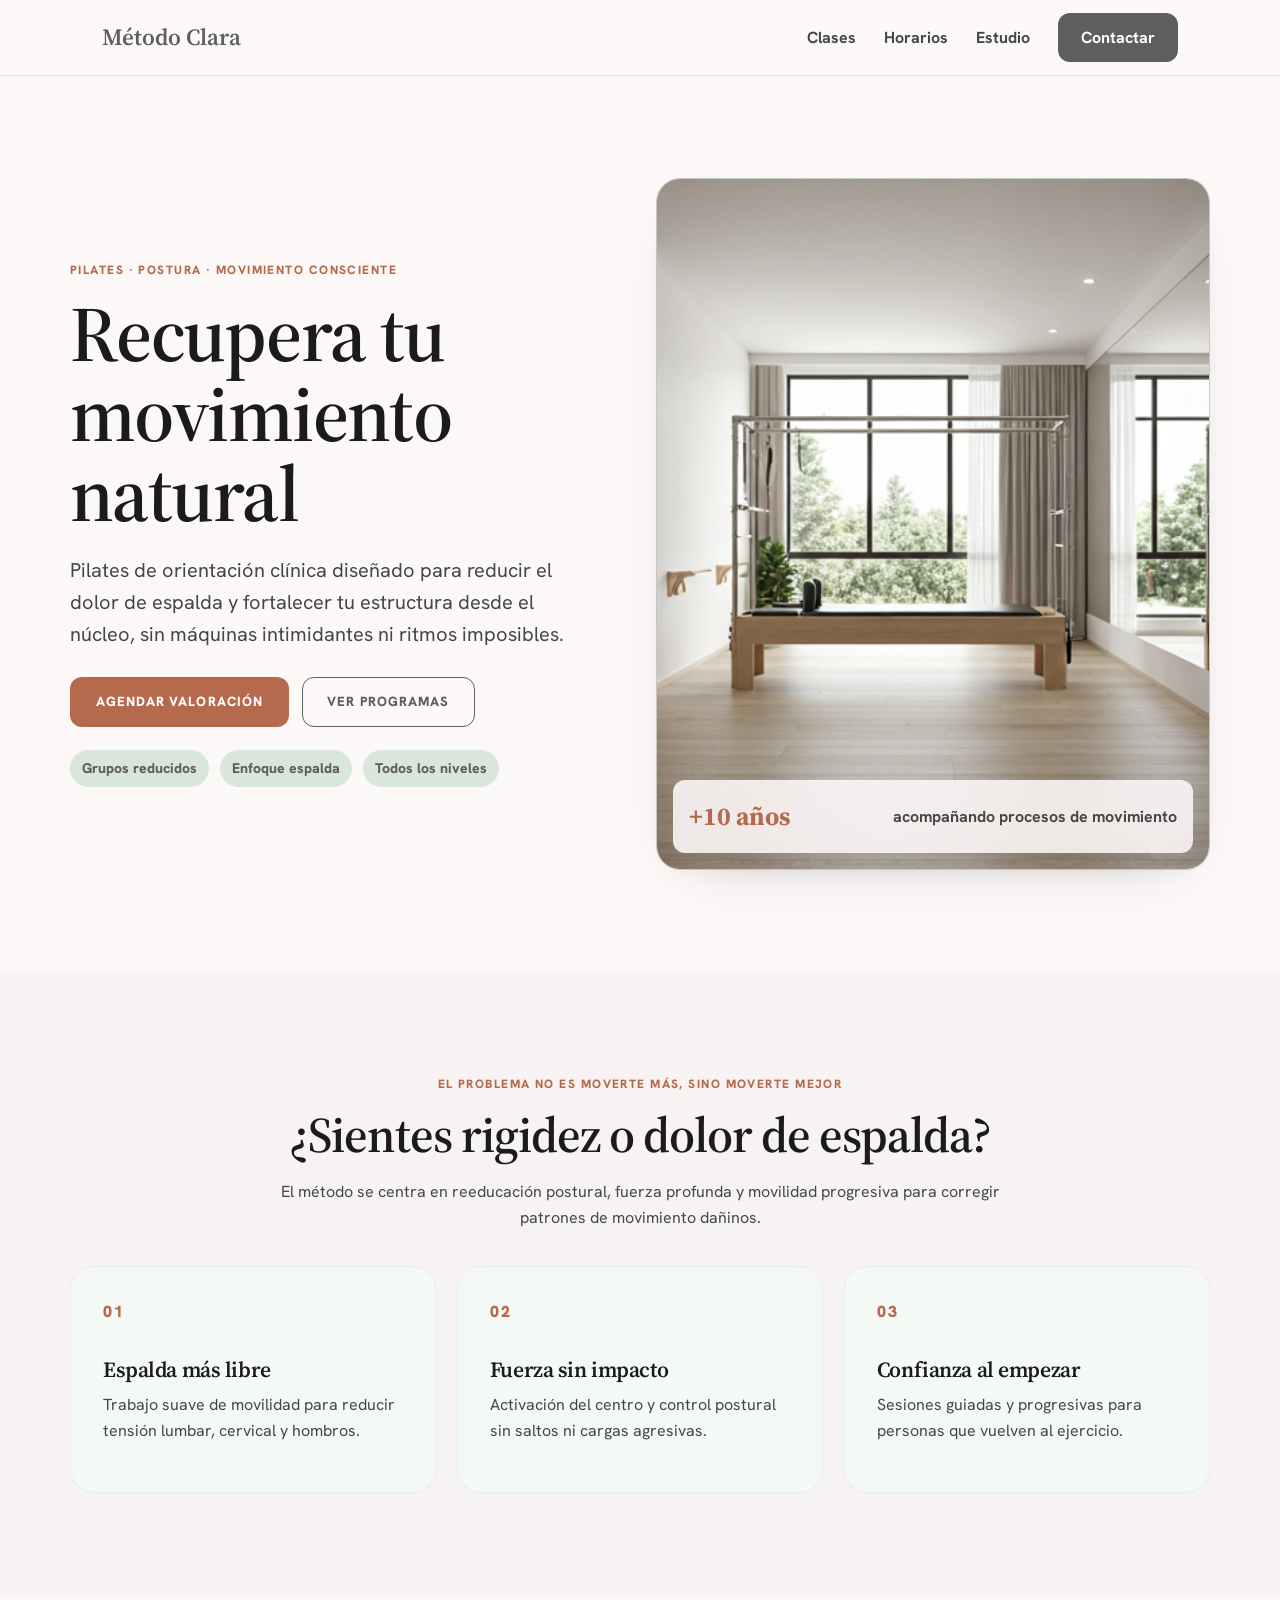
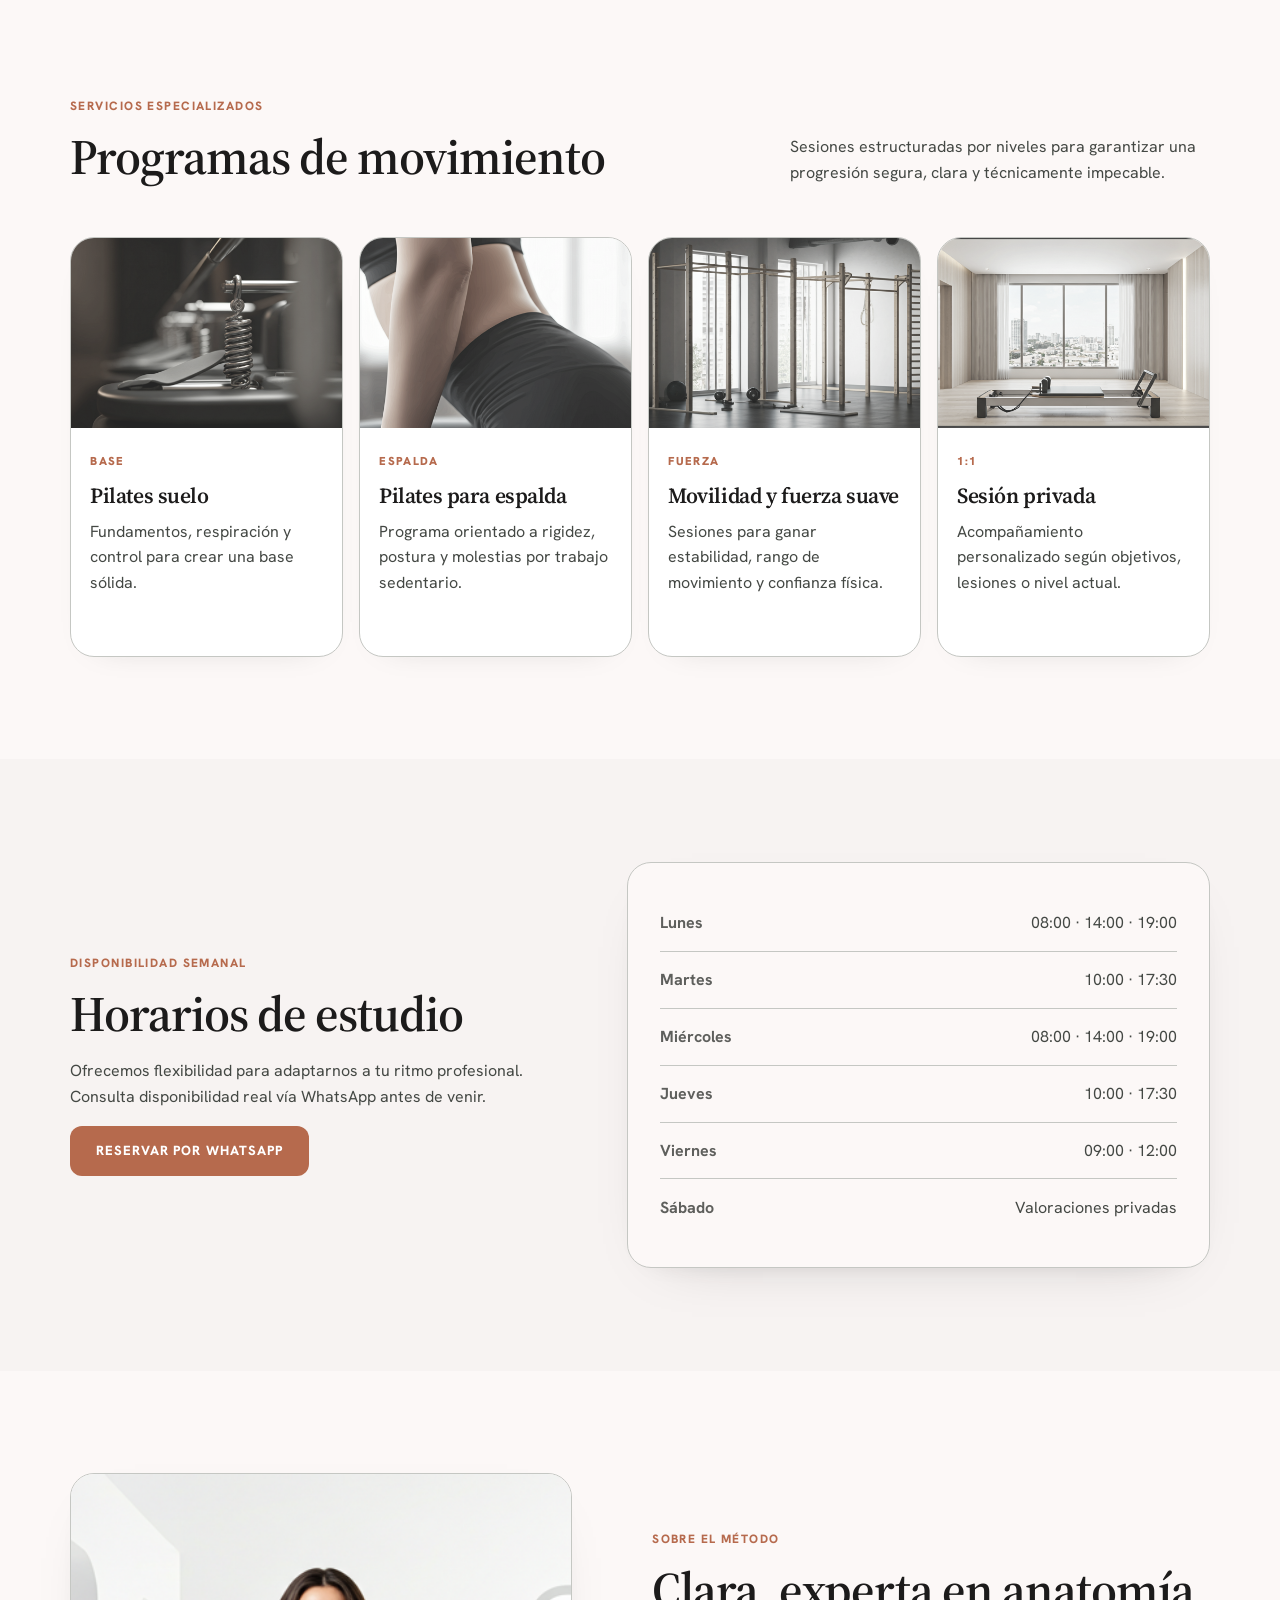
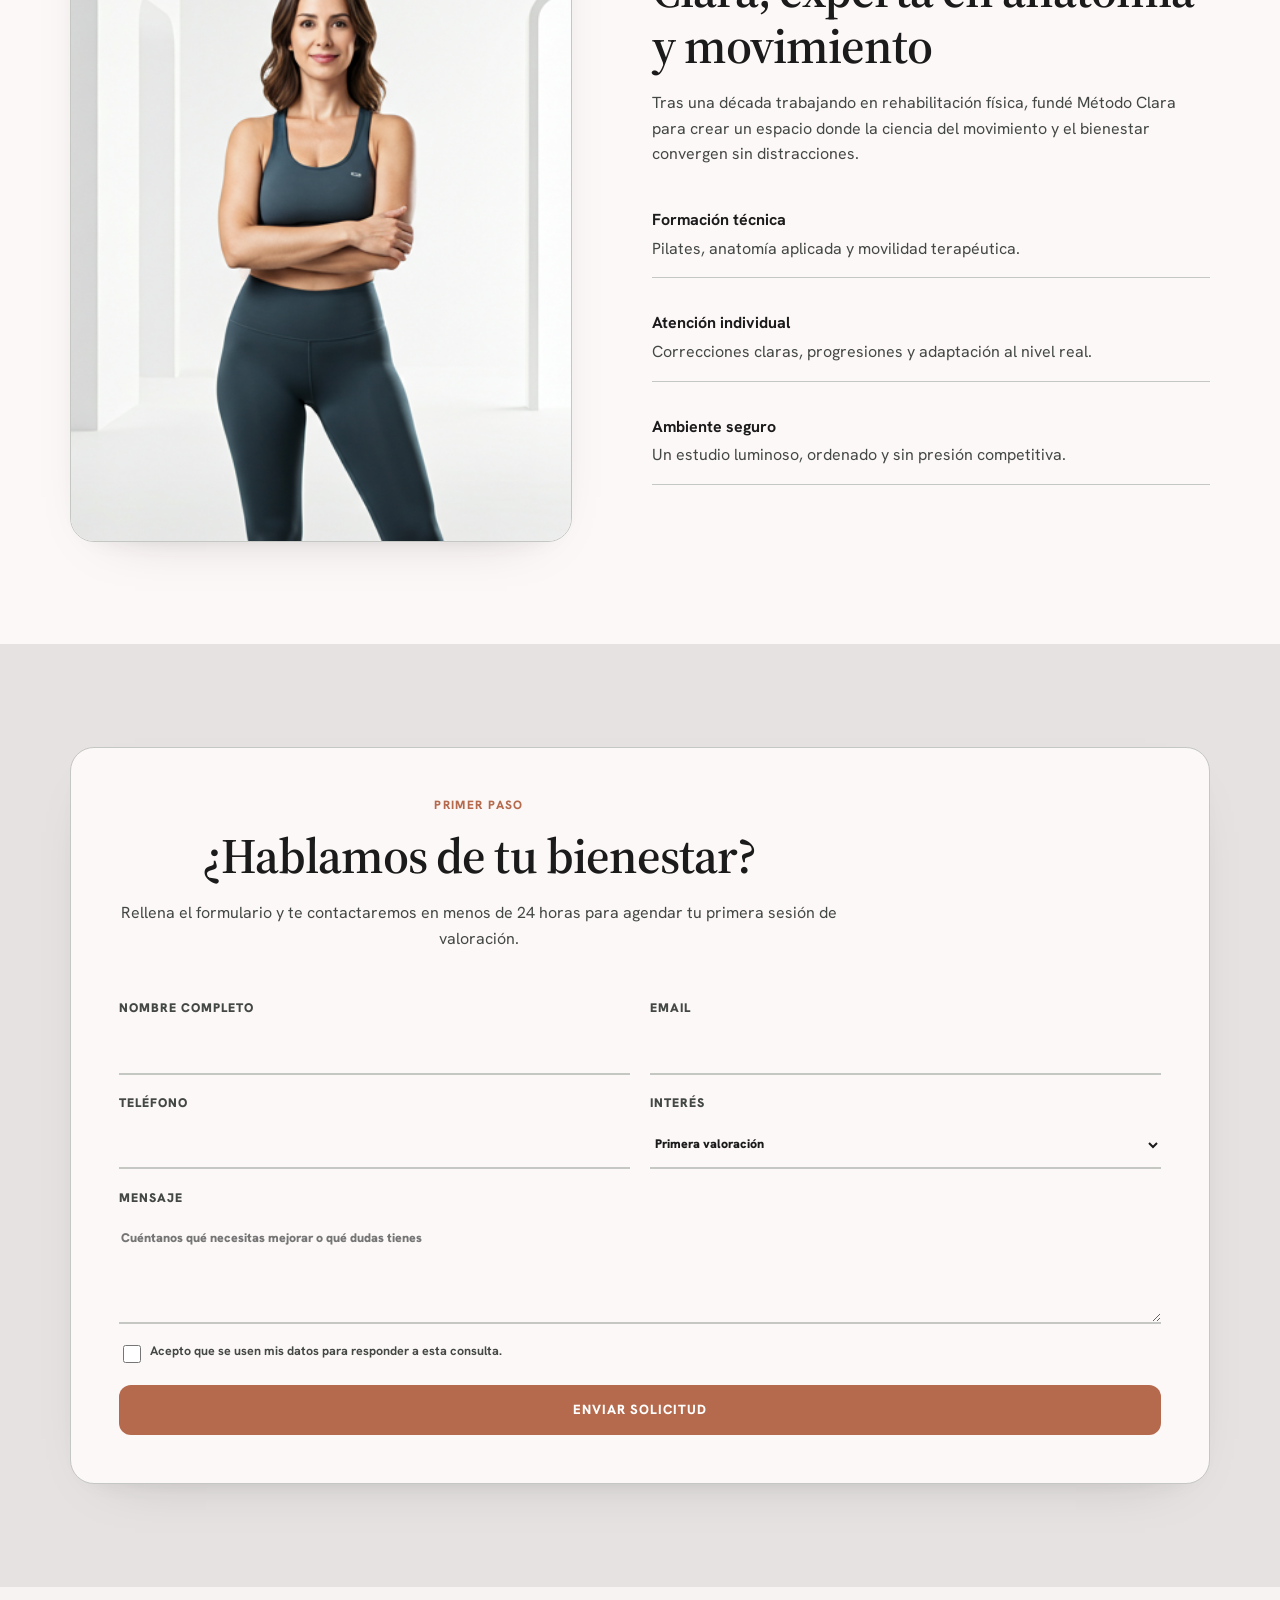
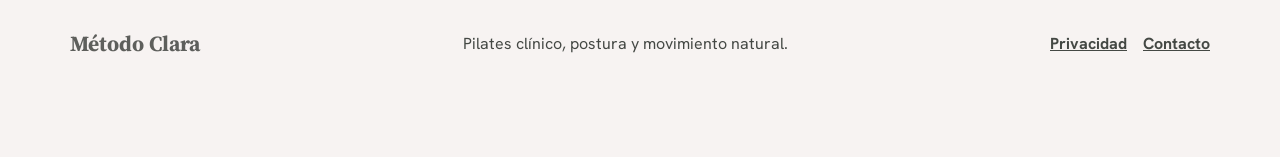
<file: demos/metodo-clara/index.html>
<!doctype html>
<html lang="es">
<head>
  <meta charset="utf-8">
  <meta name="viewport" content="width=device-width, initial-scale=1">
  <title>Método Clara | Pilates Clínico y Movimiento Natural</title>
  <meta name="description" content="Pilates de orientación clínica para aliviar dolor de espalda, mejorar postura y recuperar movimiento natural. Demo pilates-claro generada desde Stitch.">
  <meta property="og:title" content="Método Clara | Pilates Clínico">
  <meta property="og:description" content="Sesiones de pilates, movilidad y fuerza suave con enfoque técnico y profesional.">
  <meta property="og:type" content="website">
  <link rel="preconnect" href="https://fonts.googleapis.com">
  <link rel="preconnect" href="https://fonts.gstatic.com" crossorigin>
  <link href="https://fonts.googleapis.com/css2?family=Hanken+Grotesk:wght@400;500;700;800&family=Source+Serif+4:opsz,wght@8..60,500;8..60,600;8..60,700&display=swap" rel="stylesheet">
  <link rel="stylesheet" href="styles.css">
</head>
<body>
  <header class="site-header">
    <a class="brand" href="#inicio">Método Clara</a>
    <nav class="desktop-nav" aria-label="Navegación principal">
      <a href="#clases">Clases</a>
      <a href="#horarios">Horarios</a>
      <a href="#estudio">Estudio</a>
      <a class="nav-cta" href="#contacto">Contactar</a>
    </nav>
    <button class="menu-button" type="button" aria-controls="mobile-menu" aria-expanded="false">
      <span class="sr-only">Abrir menú</span><span></span><span></span><span></span>
    </button>
  </header>

  <nav class="mobile-menu" id="mobile-menu" aria-label="Navegación móvil" hidden>
    <a href="#clases">Clases</a>
    <a href="#horarios">Horarios</a>
    <a href="#estudio">Estudio</a>
    <a class="button button-primary" href="#contacto">Contactar</a>
  </nav>

  <main id="inicio">
    <section class="hero section-pad">
      <div class="container hero-grid">
        <div class="hero-copy">
          <p class="eyebrow">Pilates · Postura · Movimiento consciente</p>
          <h1>Recupera tu movimiento natural</h1>
          <p class="hero-text">Pilates de orientación clínica diseñado para reducir el dolor de espalda y fortalecer tu estructura desde el núcleo, sin máquinas intimidantes ni ritmos imposibles.</p>
          <div class="hero-actions">
            <a class="button button-primary" href="#contacto">Agendar valoración</a>
            <a class="button button-secondary" href="#clases">Ver programas</a>
          </div>
          <ul class="trust-list">
            <li>Grupos reducidos</li>
            <li>Enfoque espalda</li>
            <li>Todos los niveles</li>
          </ul>
        </div>
        <div class="hero-card">
          <img src="assets/pilates-claro/hero-studio.png" alt="Estudio minimalista de pilates con reformer y luz natural" fetchpriority="high">
          <div class="floating-note"><strong>+10 años</strong><span>acompañando procesos de movimiento</span></div>
        </div>
      </div>
    </section>

    <section class="section-pad soft-section">
      <div class="container narrow center">
        <p class="eyebrow">El problema no es moverte más, sino moverte mejor</p>
        <h2>¿Sientes rigidez o dolor de espalda?</h2>
        <p>El método se centra en reeducación postural, fuerza profunda y movilidad progresiva para corregir patrones de movimiento dañinos.</p>
      </div>
      <div class="container card-grid benefits-grid">
        <article class="card"><span class="number">01</span><h3>Espalda más libre</h3><p>Trabajo suave de movilidad para reducir tensión lumbar, cervical y hombros.</p></article>
        <article class="card"><span class="number">02</span><h3>Fuerza sin impacto</h3><p>Activación del centro y control postural sin saltos ni cargas agresivas.</p></article>
        <article class="card"><span class="number">03</span><h3>Confianza al empezar</h3><p>Sesiones guiadas y progresivas para personas que vuelven al ejercicio.</p></article>
      </div>
    </section>

    <section class="section-pad" id="clases">
      <div class="container section-row">
        <div><p class="eyebrow">Servicios especializados</p><h2>Programas de movimiento</h2></div>
        <p>Sesiones estructuradas por niveles para garantizar una progresión segura, clara y técnicamente impecable.</p>
      </div>
      <div class="container service-grid">
        <article class="service-card"><img src="assets/pilates-claro/pilates-suelo.png" alt="Detalle de equipamiento de pilates"><div><span>Base</span><h3>Pilates suelo</h3><p>Fundamentos, respiración y control para crear una base sólida.</p></div></article>
        <article class="service-card"><img src="assets/pilates-claro/pilates-espalda.png" alt="Trabajo de alineación de espalda"><div><span>Espalda</span><h3>Pilates para espalda</h3><p>Programa orientado a rigidez, postura y molestias por trabajo sedentario.</p></div></article>
        <article class="service-card"><img src="assets/pilates-claro/movilidad-fuerza.png" alt="Estudio de movimiento y fuerza suave"><div><span>Fuerza</span><h3>Movilidad y fuerza suave</h3><p>Sesiones para ganar estabilidad, rango de movimiento y confianza física.</p></div></article>
        <article class="service-card"><img src="assets/pilates-claro/sesion-privada.png" alt="Sesión privada de pilates en estudio luminoso"><div><span>1:1</span><h3>Sesión privada</h3><p>Acompañamiento personalizado según objetivos, lesiones o nivel actual.</p></div></article>
      </div>
    </section>

    <section class="section-pad soft-section" id="horarios">
      <div class="container split-grid">
        <div>
          <p class="eyebrow">Disponibilidad semanal</p>
          <h2>Horarios de estudio</h2>
          <p>Ofrecemos flexibilidad para adaptarnos a tu ritmo profesional. Consulta disponibilidad real vía WhatsApp antes de venir.</p>
          <a class="button button-primary" href="https://wa.me/34000000000?text=Hola%2C%20quiero%20consultar%20disponibilidad%20en%20M%C3%A9todo%20Clara.">Reservar por WhatsApp</a>
        </div>
        <div class="schedule-table">
          <div><strong>Lunes</strong><span>08:00 · 14:00 · 19:00</span></div>
          <div><strong>Martes</strong><span>10:00 · 17:30</span></div>
          <div><strong>Miércoles</strong><span>08:00 · 14:00 · 19:00</span></div>
          <div><strong>Jueves</strong><span>10:00 · 17:30</span></div>
          <div><strong>Viernes</strong><span>09:00 · 12:00</span></div>
          <div><strong>Sábado</strong><span>Valoraciones privadas</span></div>
        </div>
      </div>
    </section>

    <section class="section-pad" id="estudio">
      <div class="container split-grid about-grid">
        <div class="about-image"><img src="assets/pilates-claro/clara-instructora.png" alt="Clara, instructora de pilates"></div>
        <div>
          <p class="eyebrow">Sobre el método</p>
          <h2>Clara, experta en anatomía y movimiento</h2>
          <p>Tras una década trabajando en rehabilitación física, fundé Método Clara para crear un espacio donde la ciencia del movimiento y el bienestar convergen sin distracciones.</p>
          <div class="credentials">
            <p><strong>Formación técnica</strong><span>Pilates, anatomía aplicada y movilidad terapéutica.</span></p>
            <p><strong>Atención individual</strong><span>Correcciones claras, progresiones y adaptación al nivel real.</span></p>
            <p><strong>Ambiente seguro</strong><span>Un estudio luminoso, ordenado y sin presión competitiva.</span></p>
          </div>
        </div>
      </div>
    </section>

    <section class="section-pad contact-section" id="contacto">
      <div class="container contact-panel">
        <div class="center narrow">
          <p class="eyebrow">Primer paso</p>
          <h2>¿Hablamos de tu bienestar?</h2>
          <p>Rellena el formulario y te contactaremos en menos de 24 horas para agendar tu primera sesión de valoración.</p>
        </div>
        <form class="contact-form" name="contacto-metodo-clara" method="POST" action="/gracias.html" data-netlify="true" netlify-honeypot="bot-field">
          <input type="hidden" name="form-name" value="contacto-metodo-clara">
          <p class="hidden"><label>No rellenar: <input name="bot-field"></label></p>
          <div class="form-grid">
            <label>Nombre completo<input id="name" name="nombre" type="text" autocomplete="name" required></label>
            <label>Email<input id="email" name="email" type="email" autocomplete="email" required></label>
          </div>
          <div class="form-grid">
            <label>Teléfono<input name="telefono" type="tel" autocomplete="tel"></label>
            <label>Interés<select name="interes"><option>Primera valoración</option><option>Pilates espalda</option><option>Sesión privada</option><option>Consulta general</option></select></label>
          </div>
          <label>Mensaje<textarea name="mensaje" rows="4" placeholder="Cuéntanos qué necesitas mejorar o qué dudas tienes" required></textarea></label>
          <label class="privacy"><input name="privacidad" type="checkbox" required> Acepto que se usen mis datos para responder a esta consulta.</label>
          <button class="button button-primary full" type="submit">Enviar solicitud</button>
        </form>
      </div>
    </section>
  </main>

  <footer class="footer">
    <div class="container footer-inner"><strong>Método Clara</strong><span>Pilates clínico, postura y movimiento natural.</span><nav><a href="#">Privacidad</a><a href="#contacto">Contacto</a></nav></div>
  </footer>

  <a class="sticky-cta" href="https://wa.me/34000000000?text=Hola%2C%20quiero%20informaci%C3%B3n%20sobre%20M%C3%A9todo%20Clara.">Reservar valoración</a>

  <script>
    const button = document.querySelector('.menu-button');
    const menu = document.querySelector('#mobile-menu');
    const links = menu.querySelectorAll('a');
    function closeMenu(){ menu.hidden = true; button.setAttribute('aria-expanded','false'); document.body.classList.remove('menu-open'); }
    button.addEventListener('click', () => {
      const open = button.getAttribute('aria-expanded') === 'true';
      if (open) closeMenu(); else { menu.hidden = false; button.setAttribute('aria-expanded','true'); document.body.classList.add('menu-open'); }
    });
    links.forEach((link) => link.addEventListener('click', closeMenu));
  </script>
</body>
</html>
</file>
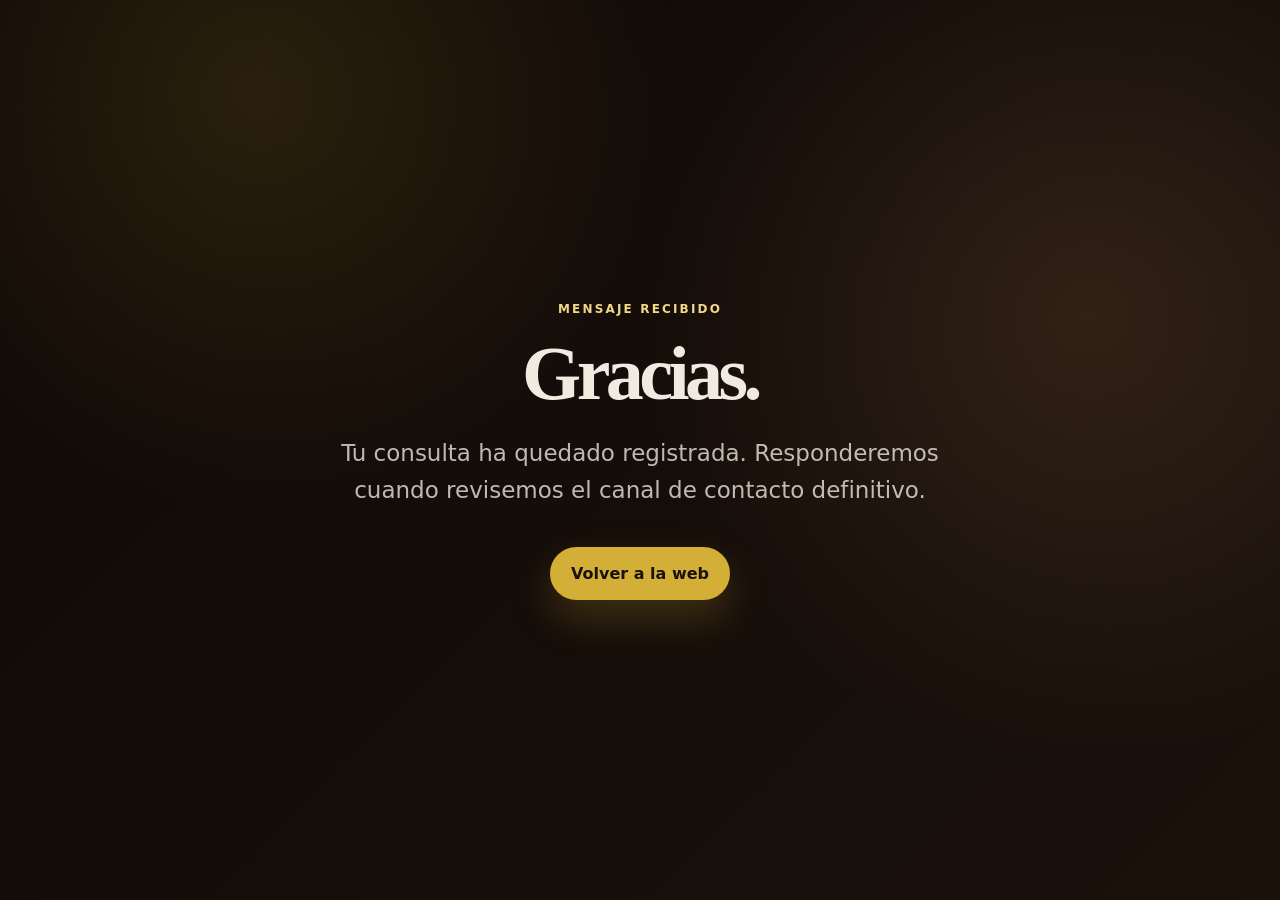
<file: demos/carlos-guerra-bansuri/gracias.html>
<!doctype html>
<html lang="es">
<head>
  <meta charset="utf-8">
  <meta name="viewport" content="width=device-width, initial-scale=1">
  <title>Gracias · Carlos Guerra</title>
  <link rel="stylesheet" href="styles.css">
</head>
<body class="section-dark">
  <main class="section" style="min-height:100vh;display:grid;place-items:center;">
    <div class="container" style="max-width:720px;text-align:center;">
      <p class="eyebrow">Mensaje recibido</p>
      <h1 style="font-size:clamp(44px,8vw,76px);">Gracias.</h1>
      <p class="lead" style="margin-inline:auto;">Tu consulta ha quedado registrada. Responderemos cuando revisemos el canal de contacto definitivo.</p>
      <div class="hero-actions" style="justify-content:center;">
        <a class="button primary" href="./">Volver a la web</a>
      </div>
    </div>
  </main>
</body>
</html>
</file>
<file: styles.css>
:root {
  --bg: #f6f1e8;
  --panel: #fffaf3;
  --ink: #252a23;
  --muted: #747b70;
  --line: #e4dbce;
  --accent: #64765b;
  --shadow: 0 18px 50px rgba(70, 55, 34, .12);
  --radius: 26px;
}

* { box-sizing: border-box; }
html { scroll-behavior: smooth; }
body {
  margin: 0;
  min-height: 100vh;
  background: radial-gradient(circle at top left, #fffaf2 0, var(--bg) 44%, #efe5d5 100%);
  color: var(--ink);
  font-family: Inter, system-ui, -apple-system, Segoe UI, sans-serif;
  line-height: 1.45;
}
a { color: inherit; }
.wrap { width: min(1180px, calc(100% - 40px)); margin-inline: auto; }

.site-header {
  position: sticky;
  top: 0;
  z-index: 10;
  background: rgba(246, 241, 232, .82);
  backdrop-filter: blur(18px);
  border-bottom: 1px solid rgba(80, 65, 45, .12);
}
.nav {
  height: 68px;
  display: flex;
  align-items: center;
  justify-content: space-between;
}
.brand {
  text-decoration: none;
  font-size: 21px;
  font-weight: 850;
  letter-spacing: -.045em;
}
.nav nav a {
  text-decoration: none;
  color: var(--muted);
  font-size: 14px;
  font-weight: 750;
}

.hero {
  padding: 72px 0 36px;
}
.eyebrow {
  margin: 0 0 16px;
  color: var(--accent);
  text-transform: uppercase;
  letter-spacing: .14em;
  font-size: 12px;
  font-weight: 850;
}
.hero h1 {
  max-width: 920px;
  margin: 0;
  font-size: clamp(42px, 6vw, 72px);
  line-height: .98;
  letter-spacing: -.07em;
}

.section { padding: 34px 0 82px; }
.grid {
  display: grid;
  grid-template-columns: repeat(3, minmax(0, 1fr));
  gap: 22px;
  align-items: stretch;
}
.card {
  display: flex;
  flex-direction: column;
  min-width: 0;
  min-height: 100%;
  background: var(--panel);
  border: 1px solid var(--line);
  border-radius: var(--radius);
  overflow: hidden;
  box-shadow: var(--shadow);
  transition: transform .22s ease, box-shadow .22s ease, border-color .22s ease;
}
.card:hover {
  transform: translateY(-4px);
  box-shadow: 0 26px 70px rgba(70, 55, 34, .17);
  border-color: rgba(100, 118, 91, .38);
}
.thumb {
  display: grid;
  place-items: center;
  width: 100%;
  aspect-ratio: 16 / 11;
  background: linear-gradient(145deg, #efe5d5, #fffaf3);
  overflow: hidden;
  border-bottom: 1px solid var(--line);
  text-decoration: none;
}
.thumb img {
  width: 100%;
  height: 100%;
  display: block;
  object-fit: cover;
  object-position: top center;
  padding: 0;
  transition: transform .32s ease;
}
.card:hover .thumb img { transform: scale(1.025); }
.card-body {
  display: grid;
  grid-template-columns: 1fr auto;
  grid-template-areas:
    "title action"
    "subtitle action";
  gap: 4px 14px;
  align-items: center;
  padding: 20px;
}
.card h2 {
  grid-area: title;
  margin: 0;
  font-size: 22px;
  line-height: 1.05;
  letter-spacing: -.045em;
}
.card p {
  grid-area: subtitle;
  margin: 0;
  color: var(--muted);
  font-size: 14px;
  font-weight: 600;
}
.open-link {
  grid-area: action;
  align-self: center;
  justify-self: end;
  display: inline-flex;
  align-items: center;
  justify-content: center;
  min-height: 40px;
  padding: 10px 13px;
  border-radius: 999px;
  background: var(--ink);
  color: white;
  text-decoration: none;
  font-size: 13px;
  font-weight: 850;
  white-space: nowrap;
}

@media (max-width: 980px) {
  .grid { grid-template-columns: repeat(2, minmax(0, 1fr)); }
}
@media (max-width: 640px) {
  .wrap { width: min(100% - 28px, 1180px); }
  .nav { height: 62px; }
  .nav nav { display: none; }
  .hero { padding: 46px 0 22px; }
  .hero h1 { font-size: 42px; }
  .section { padding-top: 24px; }
  .grid { grid-template-columns: 1fr; gap: 18px; }
  .thumb { aspect-ratio: 16 / 10; }
  .thumb img { padding: 0; }
  .card-body { padding: 18px; }
}
</file>
<file: demos/carlos-guerra-bansuri/styles.css>
:root {
  --bamboo-dark: #1a110b;
  --bamboo-deep: #0f0906;
  --saffron: #d4af37;
  --saffron-soft: #f0d886;
  --paper: #f7f2ec;
  --ivory: #f0eae1;
  --muted: #b9aa98;
  --ink: #241813;
  --clay: #8f6545;
  --line: rgba(212, 175, 55, .24);
  --shadow: 0 28px 90px rgba(0, 0, 0, .32);
  --radius-lg: 32px;
  --radius-md: 20px;
  --container: 1120px;
  color-scheme: dark light;
}

* { box-sizing: border-box; }
html { scroll-behavior: smooth; overflow-x: hidden; }
body {
  margin: 0;
  width: 100%;
  overflow-x: hidden;
  font-family: Inter, system-ui, -apple-system, BlinkMacSystemFont, "Segoe UI", sans-serif;
  background: var(--bamboo-dark);
  color: var(--ivory);
  line-height: 1.6;
}

a { color: inherit; text-decoration: none; }
button, input, textarea, select { font: inherit; }

.container {
  width: min(var(--container), calc(100% - 40px));
  margin: 0 auto;
}

.site-header {
  position: fixed;
  top: 0;
  left: 0;
  right: 0;
  z-index: 20;
  height: 72px;
  display: flex;
  align-items: center;
  justify-content: space-between;
  padding: 0 max(20px, calc((100vw - var(--container)) / 2));
  background: rgba(15, 9, 6, .74);
  border-bottom: 1px solid rgba(212, 175, 55, .16);
  backdrop-filter: blur(18px);
}

.brand { display: inline-flex; align-items: center; gap: 12px; font-weight: 700; letter-spacing: .02em; }
.brand-mark {
  display: grid;
  place-items: center;
  width: 36px;
  height: 36px;
  border-radius: 999px;
  background: radial-gradient(circle, rgba(212,175,55,.42), rgba(212,175,55,.08));
  color: var(--saffron-soft);
  border: 1px solid var(--line);
}

.nav { display: flex; align-items: center; gap: 24px; color: rgba(240,234,225,.78); font-size: 14px; }
.nav a:hover { color: var(--saffron-soft); }
.nav-cta { padding: 9px 15px; border: 1px solid var(--line); border-radius: 999px; color: var(--ivory) !important; }

.section { padding: 112px 0; position: relative; overflow: hidden; }
.section-dark { background:
  radial-gradient(circle at 20% 10%, rgba(212,175,55,.13), transparent 32%),
  radial-gradient(circle at 85% 35%, rgba(143,101,69,.22), transparent 36%),
  linear-gradient(135deg, var(--bamboo-deep), var(--bamboo-dark));
}
.paper { background: var(--paper); color: var(--ink); }

.hero { min-height: 100vh; display: grid; align-items: center; padding-top: 156px; }
.hero-grid { display: grid; grid-template-columns: 1.15fr .85fr; align-items: end; gap: 68px; }
.hero-copy { position: relative; z-index: 2; }
.eyebrow {
  margin: 0 0 18px;
  color: var(--saffron-soft);
  text-transform: uppercase;
  font-size: 12px;
  font-weight: 700;
  letter-spacing: .18em;
}
.eyebrow.dark { color: #8a5f2a; }

h1, h2, h3, blockquote { font-family: Lora, Georgia, serif; }
h1 { margin: 0; font-size: clamp(48px, 8vw, 96px); line-height: .95; letter-spacing: -.06em; max-width: 900px; }
h2 { margin: 0; font-size: clamp(34px, 5vw, 62px); line-height: 1.04; letter-spacing: -.04em; }
h3 { margin: 0 0 10px; font-size: 26px; line-height: 1.15; }
.lead { max-width: 650px; color: rgba(240,234,225,.78); font-size: clamp(18px, 2vw, 23px); margin: 26px 0 0; }

.hero-actions { display: flex; flex-wrap: wrap; gap: 14px; margin-top: 38px; }
.button {
  display: inline-flex;
  align-items: center;
  justify-content: center;
  min-height: 48px;
  padding: 13px 20px;
  border-radius: 999px;
  border: 1px solid transparent;
  font-weight: 700;
  cursor: pointer;
}
.button.primary { background: var(--saffron); color: #1a110b; box-shadow: 0 18px 40px rgba(212,175,55,.22); }
.button.ghost { border-color: var(--line); color: var(--ivory); background: rgba(255,255,255,.04); }

.hero-card {
  position: relative;
  z-index: 2;
  padding: 30px;
  border: 1px solid var(--line);
  border-radius: var(--radius-lg);
  background: rgba(247,242,236,.08);
  box-shadow: var(--shadow);
  backdrop-filter: blur(18px);
}
.card-label { margin: 0 0 12px; color: var(--saffron-soft); font-size: 12px; font-weight: 700; letter-spacing: .14em; text-transform: uppercase; }
.hero-card blockquote { margin: 0; font-size: 28px; line-height: 1.28; }
.mini-meta { display: flex; flex-wrap: wrap; gap: 8px; margin-top: 26px; }
.mini-meta span { border: 1px solid var(--line); border-radius: 999px; padding: 6px 10px; color: rgba(240,234,225,.78); font-size: 13px; }

.hero-art { position: absolute; inset: 0; pointer-events: none; opacity: .95; overflow: hidden; }
.sun { position: absolute; right: 12%; top: 17%; width: 280px; height: 280px; border-radius: 50%; border: 1px solid rgba(212,175,55,.26); background: radial-gradient(circle, rgba(212,175,55,.16), transparent 68%); }
.bansuri-line { position: absolute; width: min(820px, 78vw); height: 18px; right: -120px; bottom: 23%; transform: rotate(-18deg); border-radius: 999px; background: linear-gradient(90deg, #714421, #d8b76a, #7b4a25); box-shadow: 0 0 60px rgba(212,175,55,.22); }
.bansuri-line::before, .bansuri-line::after { content: ""; position: absolute; inset: 4px auto auto 18%; width: 9px; height: 9px; border-radius: 50%; background: #1a110b; box-shadow: 78px 0 #1a110b, 156px 0 #1a110b, 234px 0 #1a110b, 312px 0 #1a110b; }
.note { position: absolute; border: 1px solid rgba(212,175,55,.25); border-radius: 999px; }
.note-a { width: 120px; height: 120px; left: 8%; bottom: 18%; }
.note-b { width: 64px; height: 64px; right: 30%; top: 34%; }
.note-c { width: 38px; height: 38px; left: 38%; top: 22%; }

.two-col { display: grid; grid-template-columns: .85fr 1.15fr; gap: 72px; align-items: start; }
.rich-text p { margin: 0 0 18px; font-size: 18px; color: rgba(36,24,19,.76); }
.text-link { color: #8a5f2a; font-weight: 800; border-bottom: 1px solid rgba(138,95,42,.35); }
.text-link.light { color: var(--saffron-soft); border-color: var(--line); }

.section-heading { text-align: center; max-width: 820px; }
.section-heading p:not(.eyebrow) { margin: 18px auto 0; color: rgba(240,234,225,.72); font-size: 18px; }
.section-heading.left { text-align: left; }

.music-grid { display: grid; grid-template-columns: .9fr 1.1fr; gap: 34px; margin-top: 54px; }
.album-card { display: grid; grid-template-columns: 190px 1fr; gap: 24px; align-items: center; padding: 24px; border: 1px solid var(--line); border-radius: var(--radius-lg); background: rgba(255,255,255,.055); }
.album-cover { aspect-ratio: 1; border-radius: 24px; display: grid; place-items: center; text-align: center; color: var(--saffron-soft); font: 700 27px/1.05 Lora, serif; background: radial-gradient(circle at 30% 20%, rgba(212,175,55,.42), transparent 34%), linear-gradient(135deg, #2d190d, #070302); border: 1px solid var(--line); }
.album-card p:last-child { color: rgba(240,234,225,.72); margin: 0; }
.track-list { display: grid; gap: 10px; }
.track-list button { width: 100%; display: flex; justify-content: space-between; align-items: center; padding: 17px 18px; border: 1px solid var(--line); border-radius: 18px; color: var(--ivory); background: rgba(255,255,255,.055); text-align: left; cursor: pointer; }
.track-list button span { color: var(--saffron-soft); font-size: 13px; font-weight: 800; }

.cards-three { display: grid; grid-template-columns: repeat(3, 1fr); gap: 22px; margin-top: 46px; }
.service-card { min-height: 275px; padding: 28px; border-radius: var(--radius-lg); background: #fffaf4; border: 1px solid rgba(36,24,19,.08); box-shadow: 0 22px 70px rgba(36,24,19,.09); }
.service-card.featured { background: #21140d; color: var(--ivory); }
.service-card p { color: rgba(36,24,19,.68); margin: 12px 0 0; }
.service-card.featured p { color: rgba(240,234,225,.72); }
.icon { display: grid; place-items: center; width: 52px; height: 52px; margin-bottom: 26px; border-radius: 18px; color: #5e3b1e; background: rgba(212,175,55,.22); font-weight: 800; }
.featured .icon { color: var(--saffron-soft); background: rgba(212,175,55,.12); border: 1px solid var(--line); }

.agenda-grid p { color: rgba(240,234,225,.72); font-size: 18px; }
.event-card { padding: 34px; border: 1px solid var(--line); border-radius: var(--radius-lg); background: rgba(247,242,236,.08); box-shadow: var(--shadow); }
.event-card time { display: inline-flex; margin-bottom: 16px; color: var(--saffron-soft); font-weight: 800; }
.event-card p { margin-top: 10px; }

.contact-section { background: linear-gradient(180deg, #fffaf4, var(--paper)); color: var(--ink); }
.contact-grid { display: grid; grid-template-columns: .85fr 1.15fr; gap: 58px; align-items: start; }
.contact-grid p { color: rgba(36,24,19,.68); font-size: 18px; }
.contact-form { display: grid; gap: 16px; padding: 28px; border-radius: var(--radius-lg); background: white; border: 1px solid rgba(36,24,19,.08); box-shadow: 0 30px 90px rgba(36,24,19,.11); }
.contact-form label { display: grid; gap: 7px; color: rgba(36,24,19,.72); font-weight: 700; font-size: 14px; }
.contact-form input, .contact-form textarea, .contact-form select { width: 100%; border: 1px solid rgba(36,24,19,.18); border-radius: 16px; padding: 13px 14px; color: var(--ink); background: #fffaf7; }
.contact-form input:focus, .contact-form textarea:focus, .contact-form select:focus { outline: 3px solid rgba(212,175,55,.24); border-color: rgba(212,175,55,.72); }
.check { display: flex !important; grid-template-columns: auto 1fr; align-items: start; gap: 10px !important; font-weight: 500 !important; }
.check input { width: auto; margin-top: 4px; }
.hidden { display: none; }

.footer { padding: 34px 0; }
.footer-inner { display: flex; flex-wrap: wrap; justify-content: space-between; gap: 18px; align-items: center; color: rgba(240,234,225,.72); }
.footer strong { color: var(--ivory); }
.footer nav { display: flex; gap: 18px; }
.footer a:hover { color: var(--saffron-soft); }

@media (max-width: 860px) {
  .site-header { height: auto; min-height: 66px; padding: 12px 20px; align-items: flex-start; }
  .nav { display: none; }
  .hero { min-height: auto; padding-top: 120px; }
  .hero-grid, .two-col, .music-grid, .contact-grid { grid-template-columns: 1fr; gap: 34px; }
  .hero-card blockquote { font-size: 23px; }
  .section { padding: 78px 0; }
  .cards-three { grid-template-columns: 1fr; }
  .album-card { grid-template-columns: 1fr; }
  .album-cover { max-width: 220px; }
  .bansuri-line { bottom: 12%; opacity: .42; }
  .sun { right: -60px; top: 12%; }
}
</file>
<file: demos/metodo-clara/styles.css>
:root {
  --surface: #fcf8f7;
  --surface-low: #f7f3f2;
  --surface-container: #f1edec;
  --surface-high: #e5e2e1;
  --text: #1c1b1b;
  --muted: #444844;
  --stone: #5e5f5c;
  --stone-soft: #e4e2df;
  --sage: #d9e6db;
  --terracotta: #b66a4d;
  --terracotta-dark: #8f4e39;
  --white: #ffffff;
  --border: #c5c7c3;
  --shadow: 0 20px 60px -44px rgba(28,27,27,.34), 0 10px 30px -26px rgba(28,27,27,.18);
  --font-heading: 'Source Serif 4', Georgia, serif;
  --font-body: 'Hanken Grotesk', system-ui, -apple-system, BlinkMacSystemFont, 'Segoe UI', sans-serif;
  --container: 1140px;
  --gutter: clamp(1.5rem, 4vw, 2rem);
  --section: clamp(4rem, 8vw, 7.5rem);
  --radius: .75rem;
  --radius-lg: 1.5rem;
  --radius-pill: 999px;
}
* { box-sizing: border-box; }
html { scroll-behavior: smooth; }
body { margin: 0; font-family: var(--font-body); color: var(--text); background: var(--surface); font-size: 16px; line-height: 1.6; overflow-x: hidden; }
body.menu-open { overflow: hidden; }
img { display: block; max-width: 100%; }
a { color: inherit; }
button, input, textarea, select { font: inherit; }
:focus-visible { outline: 3px solid color-mix(in srgb, var(--terracotta), white 30%); outline-offset: 3px; }
.container { width: min(var(--container), 100% - (var(--gutter) * 2)); margin-inline: auto; }
.section-pad { padding-block: var(--section); }
.soft-section { background: var(--surface-low); }
.contact-section { background: var(--surface-high); }
.narrow { max-width: 720px; }
.center { text-align: center; }
.hidden { display: none !important; }
.sr-only { position: absolute; width: 1px; height: 1px; padding: 0; margin: -1px; overflow: hidden; clip: rect(0,0,0,0); white-space: nowrap; border: 0; }
h1,h2,h3,p { margin-top: 0; }
h1,h2,h3 { font-family: var(--font-heading); color: var(--text); font-weight: 600; letter-spacing: -.02em; }
h1 { font-size: clamp(3rem, 7vw, 4.9rem); line-height: 1.02; margin-bottom: 1.25rem; max-width: 11ch; }
h2 { font-size: clamp(2.1rem, 4vw, 3.1rem); line-height: 1.12; margin-bottom: 1rem; }
h3 { font-size: 1.35rem; line-height: 1.2; margin-bottom: .6rem; }
p { color: var(--muted); }
.eyebrow { margin-bottom: .85rem; color: var(--terracotta); font-size: .75rem; font-weight: 800; text-transform: uppercase; letter-spacing: .12em; }

.site-header { position: sticky; top: 0; z-index: 50; height: 76px; display: flex; align-items: center; justify-content: space-between; gap: 1rem; padding-inline: max(var(--gutter), calc((100vw - var(--container)) / 2 + var(--gutter))); background: color-mix(in srgb, var(--surface), transparent 10%); backdrop-filter: blur(18px); border-bottom: 1px solid rgba(197,199,195,.45); }
.brand { font-family: var(--font-heading); font-size: 1.45rem; font-weight: 600; color: var(--stone); text-decoration: none; }
.desktop-nav { display: flex; align-items: center; gap: 1.75rem; }
.desktop-nav a { color: var(--muted); font-weight: 700; text-decoration: none; transition: color .18s ease; }
.desktop-nav a:hover { color: var(--terracotta); }
.desktop-nav .nav-cta { min-height: 44px; display: inline-flex; align-items: center; padding: .75rem 1.45rem; color: var(--white); background: var(--stone); border-radius: var(--radius); }
.menu-button { display: none; width: 48px; height: 48px; border: 0; background: transparent; padding: .7rem; border-radius: var(--radius); }
.menu-button span:not(.sr-only) { display: block; height: 2px; margin: 5px 0; background: var(--stone); }
.mobile-menu { position: fixed; inset: 0; z-index: 45; display: grid; align-content: center; gap: 1.5rem; padding: 7rem var(--gutter) 2rem; text-align: center; background: var(--surface); }
.mobile-menu[hidden] { display: none; }
.mobile-menu a { font-family: var(--font-heading); font-size: clamp(2rem, 12vw, 3rem); text-decoration: none; }

.button { min-height: 48px; display: inline-flex; align-items: center; justify-content: center; gap: .5rem; padding: .85rem 1.55rem; border: 1px solid transparent; border-radius: var(--radius); font-size: .83rem; font-weight: 800; letter-spacing: .08em; text-transform: uppercase; text-decoration: none; transition: transform .18s ease, background .18s ease, box-shadow .18s ease; }
.button:hover { transform: translateY(-2px); box-shadow: var(--shadow); }
.button:active { transform: scale(.98); }
.button-primary { background: var(--terracotta); color: var(--white); }
.button-secondary { background: transparent; border-color: var(--stone); color: var(--stone); }
.button.full { width: 100%; }

.hero { min-height: calc(100vh - 76px); display: grid; align-items: center; }
.hero-grid { display: grid; grid-template-columns: minmax(0, .9fr) minmax(360px, 1fr); gap: clamp(2rem, 7vw, 5.5rem); align-items: center; }
.hero-text { font-size: clamp(1.08rem, 2vw, 1.25rem); max-width: 48ch; margin-bottom: 1.7rem; }
.hero-actions { display: flex; gap: .8rem; flex-wrap: wrap; margin-bottom: 1.4rem; }
.trust-list { list-style: none; padding: 0; margin: 0; display: flex; flex-wrap: wrap; gap: .7rem; }
.trust-list li { padding: .48rem .75rem; border-radius: var(--radius-pill); background: var(--sage); color: var(--stone); font-weight: 800; font-size: .88rem; }
.hero-card { position: relative; border-radius: var(--radius-lg); overflow: hidden; border: 1px solid var(--border); box-shadow: var(--shadow); background: var(--white); }
.hero-card img { width: 100%; aspect-ratio: 4 / 5; object-fit: cover; filter: grayscale(20%) saturate(.9); }
.floating-note { position: absolute; left: 1rem; right: 1rem; bottom: 1rem; display: flex; justify-content: space-between; gap: 1rem; align-items: center; padding: 1rem; border-radius: var(--radius); color: var(--text); background: rgba(252,248,247,.88); backdrop-filter: blur(14px); }
.floating-note strong { font-family: var(--font-heading); font-size: 1.6rem; color: var(--terracotta); }
.floating-note span { color: var(--muted); font-weight: 700; }

.card-grid { display: grid; gap: 1.3rem; margin-top: 2.25rem; }
.benefits-grid { grid-template-columns: repeat(3, 1fr); }
.card { padding: clamp(1.35rem, 4vw, 2rem); border: 1px solid color-mix(in srgb, var(--sage), white 35%); border-radius: var(--radius-lg); background: color-mix(in srgb, var(--sage), white 74%); }
.number { display: inline-block; margin-bottom: 2rem; color: var(--terracotta); font-weight: 900; letter-spacing: .12em; }
.section-row { display: flex; justify-content: space-between; align-items: end; gap: 2rem; margin-bottom: 2.2rem; }
.section-row p { max-width: 420px; }
.service-grid { display: grid; grid-template-columns: repeat(4, 1fr); gap: 1rem; }
.service-card { min-height: 420px; display: grid; grid-template-rows: 190px 1fr; overflow: hidden; border: 1px solid var(--border); border-radius: var(--radius-lg); background: var(--white); box-shadow: 0 12px 34px -30px rgba(28,27,27,.28); transition: transform .18s ease; }
.service-card:hover { transform: translateY(-4px); }
.service-card img { width: 100%; height: 100%; object-fit: cover; filter: grayscale(65%); opacity: .86; transition: filter .25s ease, opacity .25s ease; }
.service-card:hover img { filter: grayscale(0%); opacity: 1; }
.service-card div { padding: 1.2rem; }
.service-card span { display: inline-block; margin-bottom: .8rem; color: var(--terracotta); font-size: .72rem; font-weight: 900; text-transform: uppercase; letter-spacing: .12em; }

.split-grid { display: grid; grid-template-columns: minmax(0, .9fr) minmax(320px, 1.1fr); gap: clamp(2rem, 7vw, 5rem); align-items: center; }
.schedule-table { padding: clamp(1.25rem, 4vw, 2rem); border: 1px solid var(--border); border-radius: var(--radius-lg); background: var(--surface); box-shadow: var(--shadow); }
.schedule-table div { display: flex; justify-content: space-between; gap: 1rem; padding: .95rem 0; border-bottom: 1px solid var(--border); }
.schedule-table div:last-child { border-bottom: 0; }
.schedule-table strong { color: var(--stone); }
.schedule-table span { color: var(--muted); text-align: right; }
.about-grid { grid-template-columns: minmax(320px, .9fr) minmax(0, 1fr); }
.about-image { overflow: hidden; border-radius: var(--radius-lg); border: 1px solid var(--border); box-shadow: var(--shadow); }
.about-image img { width: 100%; aspect-ratio: 3 / 4; object-fit: cover; filter: grayscale(25%); }
.credentials { display: grid; gap: 1rem; margin-top: 1.5rem; }
.credentials p { display: grid; gap: .2rem; margin: 0; padding: 1rem 0; border-bottom: 1px solid var(--border); }
.credentials strong { color: var(--text); }
.credentials span { color: var(--muted); }

.contact-panel { display: grid; gap: 2rem; padding: clamp(1.25rem, 4vw, 3rem); border: 1px solid var(--border); border-radius: var(--radius-lg); background: var(--surface); box-shadow: var(--shadow); }
.contact-form { display: grid; gap: 1.2rem; }
.form-grid { display: grid; grid-template-columns: 1fr 1fr; gap: 1.2rem; }
label { display: grid; gap: .4rem; color: var(--muted); font-size: .78rem; font-weight: 900; text-transform: uppercase; letter-spacing: .08em; }
input, textarea, select { width: 100%; min-height: 48px; border: 0; border-bottom: 2px solid var(--border); border-radius: 0; padding: .85rem .1rem; color: var(--text); background: transparent; }
textarea { resize: vertical; }
input:focus, textarea:focus, select:focus { outline: none; border-bottom-color: var(--terracotta); }
.privacy { grid-template-columns: auto 1fr; align-items: start; text-transform: none; letter-spacing: 0; font-weight: 700; line-height: 1.4; }
.privacy input { width: 18px; min-height: 18px; margin-top: .1rem; accent-color: var(--terracotta); }
.footer { padding: 2.5rem 0 6rem; background: var(--surface-low); }
.footer-inner { display: flex; justify-content: space-between; gap: 1rem; align-items: center; }
.footer strong { font-family: var(--font-heading); font-size: 1.35rem; color: var(--stone); }
.footer span { color: var(--muted); }
.footer nav { display: flex; gap: 1rem; }
.footer a { color: var(--muted); font-weight: 700; }
.sticky-cta { position: fixed; left: 1rem; right: 1rem; bottom: 1rem; z-index: 40; display: none; min-height: 52px; align-items: center; justify-content: center; border-radius: var(--radius); background: var(--terracotta); color: var(--white); text-decoration: none; font-weight: 900; box-shadow: var(--shadow); }

@media (max-width: 980px) {
  .desktop-nav { display: none; }
  .menu-button { display: block; }
  .hero-grid, .split-grid, .about-grid { grid-template-columns: 1fr; }
  .service-grid { grid-template-columns: repeat(2, 1fr); }
  .benefits-grid { grid-template-columns: 1fr; }
  .section-row { display: block; }
  .sticky-cta { display: flex; }
}
@media (max-width: 620px) {
  h1 { max-width: 100%; font-size: clamp(2.75rem, 14vw, 3.6rem); }
  .hero-actions .button { width: 100%; }
  .trust-list { display: grid; }
  .service-grid, .form-grid { grid-template-columns: 1fr; }
  .schedule-table div { display: grid; gap: .2rem; }
  .schedule-table span { text-align: left; }
  .floating-note { position: static; border-radius: 0; }
  .footer-inner { flex-direction: column; align-items: flex-start; }
}
</file>
